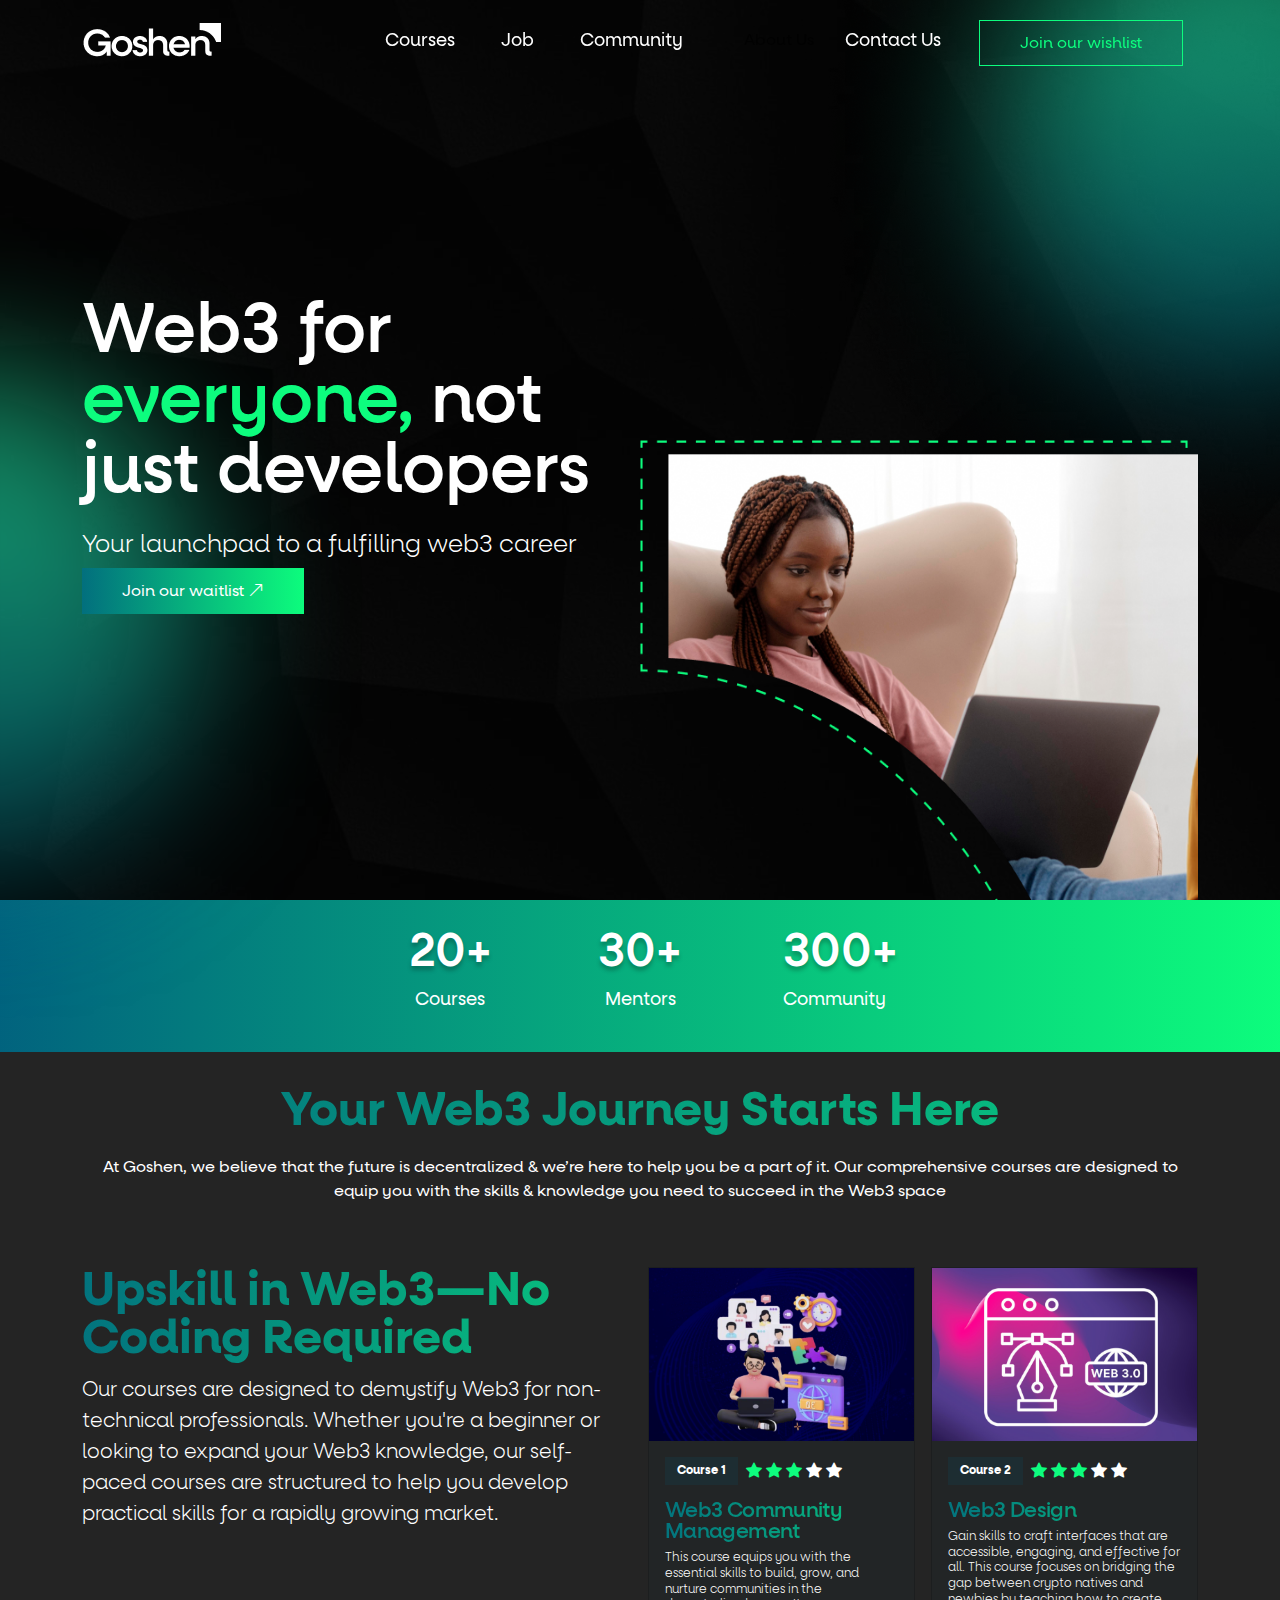
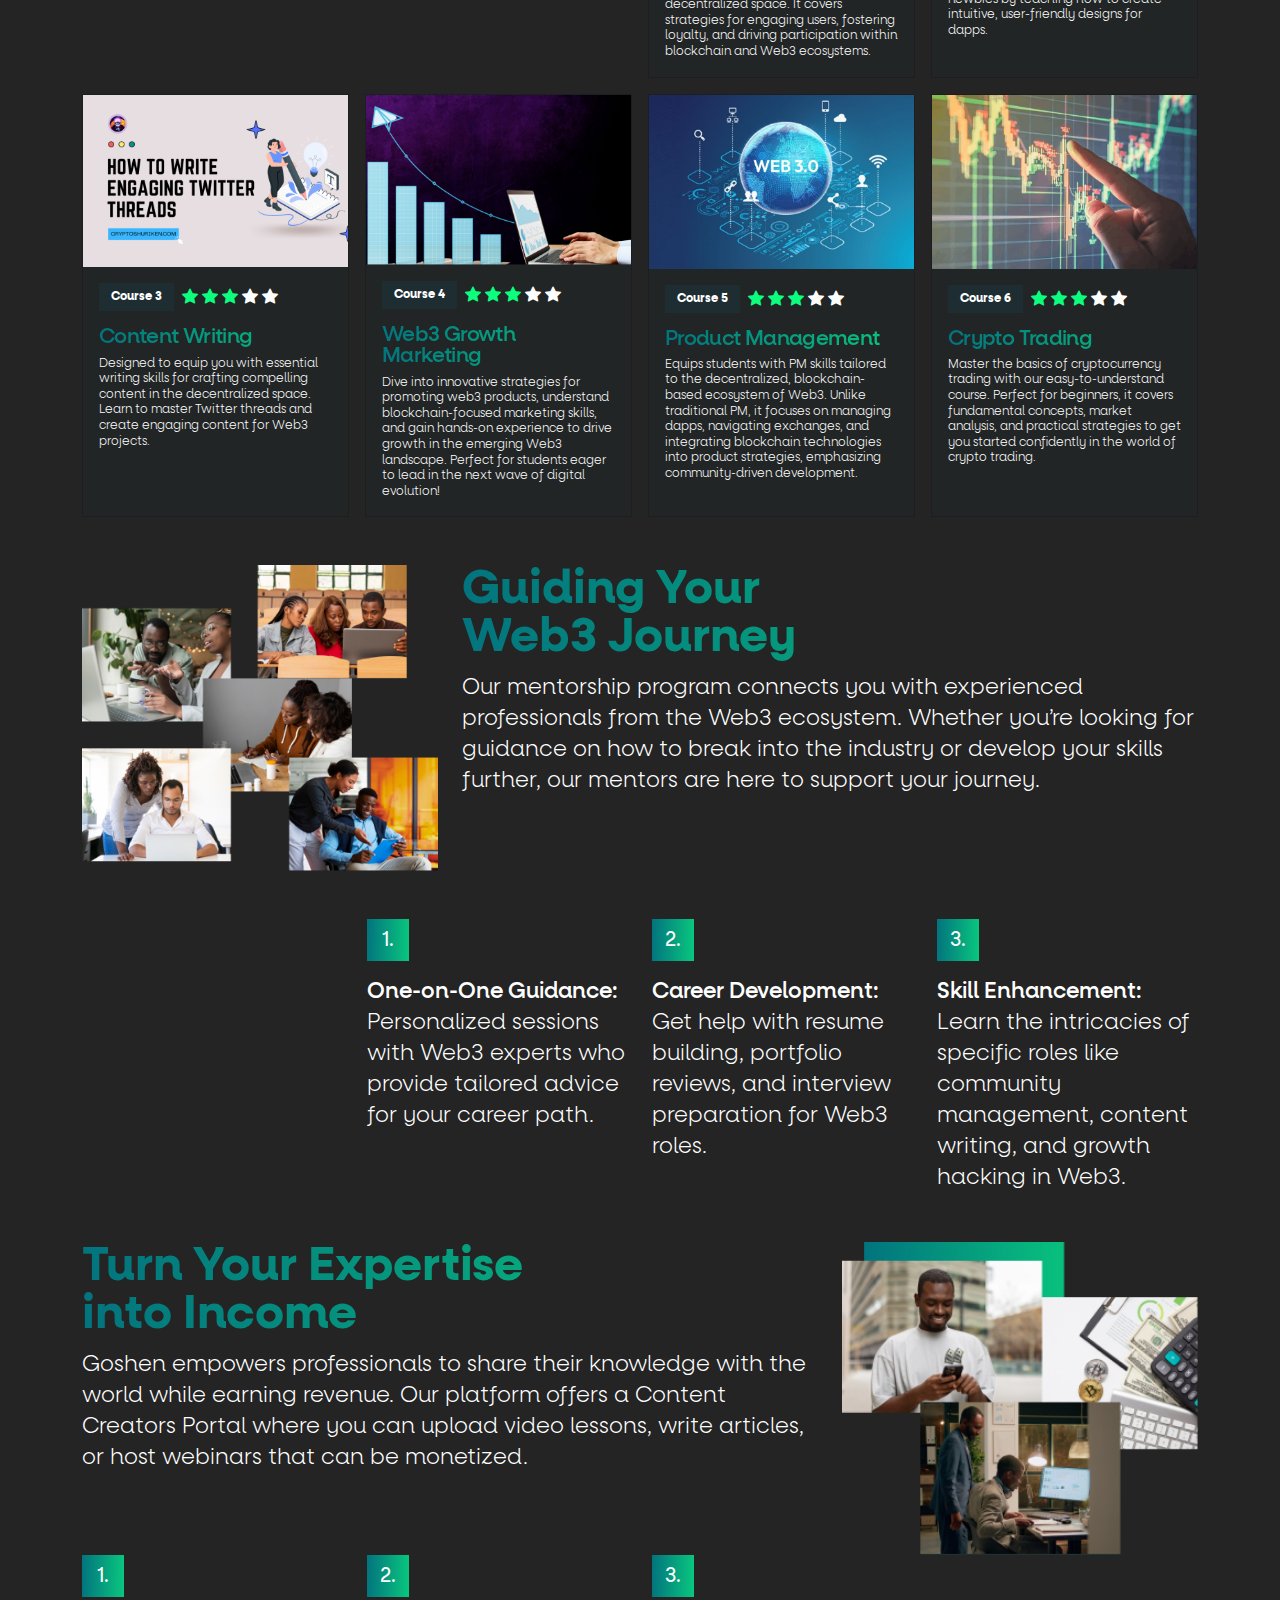
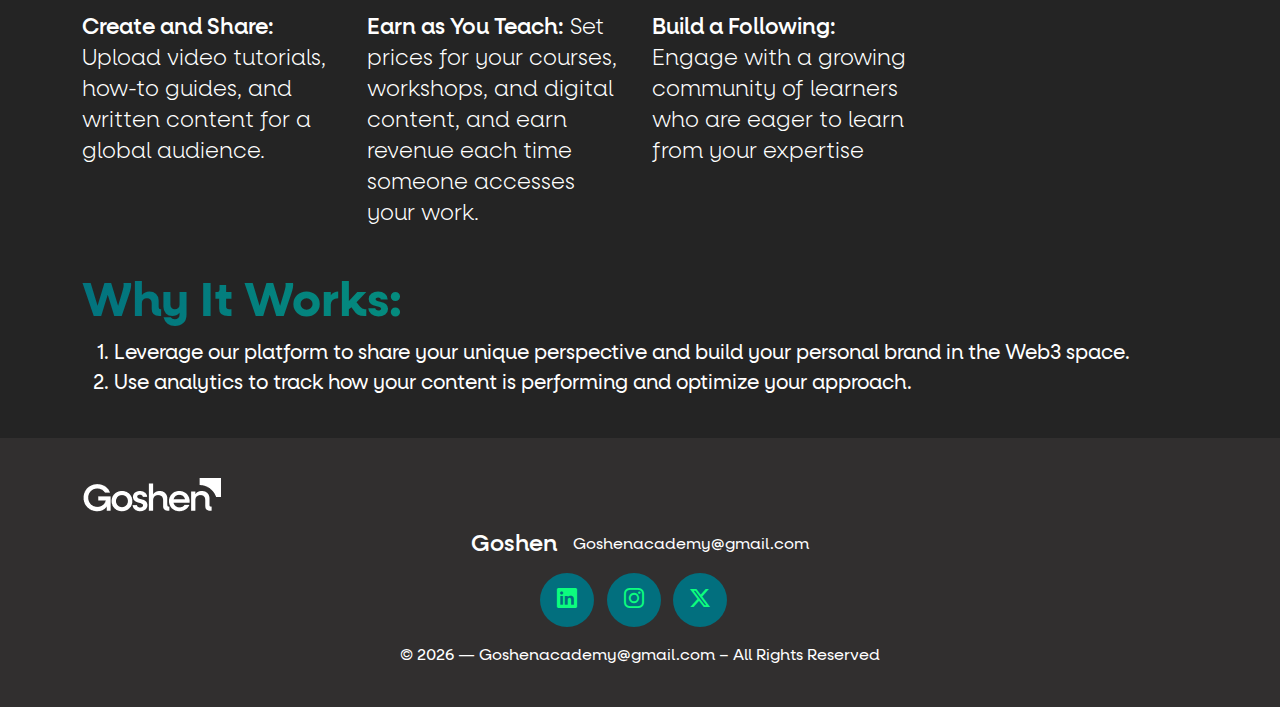
<file: index.html>
<!DOCTYPE html>
<html lang="en">
<head>
    <meta charset="UTF-8">
    <meta name="viewport" content="width=device-width, initial-scale=1.0">
    <title>Goshen</title>
    <link rel="stylesheet" href="/style.css">
    <link rel="stylesheet" href="https://cdn.jsdelivr.net/npm/bootstrap-icons@1.11.3/font/bootstrap-icons.min.css">
    <link href='https://unpkg.com/boxicons@2.1.4/css/boxicons.min.css' rel='stylesheet'>
    <link href="https://cdn.jsdelivr.net/npm/bootstrap@5.3.3/dist/css/bootstrap.min.css" rel="stylesheet"
        integrity="sha384-QWTKZyjpPEjISv5WaRU9OFeRpok6YctnYmDr5pNlyT2bRjXh0JMhjY6hW+ALEwIH" crossorigin="anonymous">
    <!-- <link href="fonts/stylesheet.css" rel="stylesheet" type="text/css" /> -->
</head>
<body>
    
    <!-- Navbar -->
    <nav class="navbar navbar-expand-lg" id="navbar">
        <div class="container d-flex">
            <div class="logo">
                <a href="/index.html"><img src="./images/logo.png" alt=""></a>
            </div>
            <!-- <a class="navbar-brand" href="#">Navbar</a> -->
            <button class="navbar-toggler" type="button" data-bs-toggle="collapse" data-bs-target="#navbarSupportedContent"
                aria-controls="navbarSupportedContent" aria-expanded="false" aria-label="Toggle navigation">
                <span class="navbar-toggler-icon"></span>
            </button>
            <div class="collapse navbar-collapse" id="navbarSupportedContent">
                <ul class="navbar-nav ms-auto mb-2 mb-lg-0">
                    <li class="nav-item">
                        <a href="#courses" class="nav-link">Courses</a>
                    </li>
                    <li class="nav-item">
                        <a class="nav-link" href="./pages/jobs/index.html">Job</a>
                    </li>
                    <li class="nav-item">
                        <a class="nav-link" href="./pages/community/index.html">Community</a>
                    </li>
                    <li class="nav-item"></li>
                        <a class="nav-link" aria-current="page" href="./pages/about/index.html">About Us</a>
                    </li>
                    <li class="nav-item">
                        <a class="nav-link" href="./pages/contact/index.html">Contact Us</a>
                    </li>
                    <li class="nav-item">
                        <button class="nav-link" id="join-btn">Join our wishlist</button>
                    </li>
                </ul>
            </div>
        </div>
    </nav>
    
    <!-- Hero Section -->
    <section class="hero">
        <div class="hero-body container">
            <div class="grid-body hero-content">
                <h1>Web3 for <span>everyone,</span> not just developers</h1>
                <p>Your launchpad to a fulfilling web3 career</p>
                <a href="#" class="hero-btn">Join our waitlist <i class="bi bi-arrow-up-right"></i></a>
            </div>
   
            <div class="did">
                <div class="hero-img">
                    <img src="./images/hero-pix.png" alt="">
                </div>
            </div> 
        </div>
        <div class="top-ellipse">
            <img src="./images/Ellipse 3.png" alt="">
        </div>
        <div class="down-ellipse">
            <img src="./images/Ellipse 5.png" alt="">
        </div>
    </section>


    <!-- Count section -->
    <section class="count">
        <div class="container d-flex justify-content-center py-3">
            <div class="row text-center count-content">
                <div class="col-md-4 col-4 mb-sm-4 count-padding">
                    <p><span class="top-font">20+</span><br><span class="bottom-font">Courses</span></p>
                    <!-- <span>courses</span> -->
                </div>
                <div class="col-md-4 col-4 mb-sm-4 count-padding">
                    <p><span class="top-font">30+</span><br><span class="bottom-font">Mentors</span></p>
                </div>
                <div class="col-md-4 col-4 mb-sm-4 count-padding">
                    <p><span class="top-font">300+</span><br><span class="bottom-font">Community</span></p>
                </div>
            </div>
        </div>
    </section>

    <!-- Journey Section -->
    <section class="journey py-4">
        <div class="container">
            <div class="journey-content text-center">
                <h1 class="section-main-header">
                    Your Web3 Journey Starts Here
                </h1>
                <p class="section-text">
                    At Goshen, we believe that the future is decentralized & we’re here to help you be a part of it. Our
                    comprehensive
                    courses are designed to equip you with the skills & knowledge you need to succeed in the Web3 space
                </p>
            </div>
        </div>
    </section>

    
    <!-- Courses Section -->
    <section class="courses py-4" id="courses">
        <div class="container">
            <div class="courses-content">
                <div class="row g-3">
                    <div class="col-md-6 courses-text">
                        <h1 class="section-title-header">
                            Upskill in Web3—No Coding Required
                        </h1>

                        <p>
                            Our courses are designed to demystify Web3 for non-technical professionals. Whether you're a beginner or looking to
                            expand your Web3 knowledge, our self-paced courses are structured to help you develop practical skills for a rapidly
                            growing market.
                        </p>
                    </div>

                    <div class="col-md-3">
                        <div class="card filter-card h-100">
                            <img src="./images/filter-1.png" class="card-img-top" alt="...">
                            <div class="card-body course-card">
                                <div class="d-flex align-items-center mb-3">
                                    <div class="me-2">
                                        <span class="badge">Course 1</span>
                                    </div>
                                    <div>
                                        <span><i class="bi bi-star-fill checked"></i></span>
                                        <span><i class="bi bi-star-fill checked"></i></span>
                                        <span><i class="bi bi-star-fill checked"></i></span>
                                        <span><i class="bi bi-star-fill"></i></span>
                                        <span><i class="bi bi-star-fill"></i></span>
                                    </div>
                                </div>
                                <h5 class="card-title">Web3 Community Management</h5>
                                <p class="card-text">This course equips you with the essential skills to build, grow, and nurture communities in
                                    the decentralized space. It
                                    covers strategies for engaging users, fostering loyalty, and driving participation within blockchain and
                                    Web3
                                    ecosystems.
                                </p>
                            </div>
                        </div>
                    </div>
                    <div class="col-md-3">
                        <div class="card filter-card h-100">
                            <img src="./images/filter-2.png" class="card-img-top" alt="...">
                            <div class="card-body">
                                <div class="d-flex align-items-center mb-3">
                                    <div class="me-2">
                                        <span class="badge">Course 2</span>
                                    </div>
                                    <div>
                                        <span><i class="bi bi-star-fill checked"></i></span>
                                        <span><i class="bi bi-star-fill checked"></i></span>
                                        <span><i class="bi bi-star-fill checked"></i></span>
                                        <span><i class="bi bi-star-fill"></i></span>
                                        <span><i class="bi bi-star-fill"></i></span>
                                    </div>
                                </div>
                                <h5 class="card-title">Web3 Design</h5>
                                <p class="card-text">
                                    Gain skills to craft interfaces that are accessible, engaging, and effective for all. This course focuses on
                                    bridging
                                    the gap between crypto natives and newbies by teaching how to create intuitive, user-friendly designs for
                                    dapps.
                                </p>
                            </div>
                        </div>
                    </div>
                    <div class="col-md-3">
                        <div class="card filter-card h-100">
                            <img src="./images/filter-3.png" class="card-img-top" alt="...">
                            <div class="card-body">
                                <div class="d-flex align-items-center mb-3">
                                    <div class="me-2">
                                        <span class="badge">Course 3</span>
                                    </div>
                                    <div>
                                        <span><i class="bi bi-star-fill checked"></i></span>
                                        <span><i class="bi bi-star-fill checked"></i></span>
                                        <span><i class="bi bi-star-fill checked"></i></span>
                                        <span><i class="bi bi-star-fill"></i></span>
                                        <span><i class="bi bi-star-fill"></i></span>
                                    </div>
                                </div>
                                <h5 class="card-title">Content Writing</h5>
                                <p class="card-text">
                                    Designed to equip you with essential writing skills for crafting compelling content in the decentralized
                                    space. Learn to
                                    master Twitter threads and create engaging content for Web3 projects.
                                </p>
                            </div>
                        </div>
                    </div>
                    <div class="col-md-3">
                        <div class="card filter-card h-100">
                            <img src="./images/filter-4.png" class="card-img-top" alt="...">
                            <div class="card-body">
                                <div class="d-flex align-items-center mb-3">
                                    <div class="me-2">
                                        <span class="badge">Course 4</span>
                                    </div>
                                    <div>
                                        <span><i class="bi bi-star-fill checked"></i></span>
                                        <span><i class="bi bi-star-fill checked"></i></span>
                                        <span><i class="bi bi-star-fill checked"></i></span>
                                        <span><i class="bi bi-star-fill"></i></span>
                                        <span><i class="bi bi-star-fill"></i></span>
                                    </div>
                                </div>
                                <h5 class="card-title">Web3 Growth Marketing</h5>
                                <p class="card-text">
                                    Dive into innovative strategies for promoting web3 products, understand blockchain-focused marketing skills,
                                    and gain
                                    hands-on experience to drive growth in the emerging Web3 landscape. Perfect for students eager to lead in
                                    the next wave
                                    of digital evolution!
                                </p>
                            </div>
                        </div>
                    </div>
                    <div class="col-md-3">
                        <div class="card filter-card h-100">
                            <img src="./images/filter-5.png" class="card-img-top" alt="...">
                            <div class="card-body">
                                <div class="d-flex align-items-center mb-3">
                                    <div class="me-2">
                                        <span class="badge">Course 5</span>
                                    </div>
                                    <div>
                                        <span><i class="bi bi-star-fill checked"></i></span>
                                        <span><i class="bi bi-star-fill checked"></i></span>
                                        <span><i class="bi bi-star-fill checked"></i></span>
                                        <span><i class="bi bi-star-fill"></i></span>
                                        <span><i class="bi bi-star-fill"></i></span>
                                    </div>
                                </div>
                                <h5 class="card-title">Product Management</h5>
                                <p class="card-text">
                                    Equips students with PM skills tailored to the decentralized, blockchain-based ecosystem of Web3. Unlike
                                    traditional PM,
                                    it focuses on managing dapps, navigating exchanges, and integrating blockchain technologies into product
                                    strategies,
                                    emphasizing community-driven development.
                                </p>
                            </div>
                        </div>
                    </div>
                    <div class="col-md-3">
                        <div class="card filter-card h-100">
                            <img src="./images/filter-6.png" class="card-img-top" alt="...">
                            <div class="card-body">
                                <div class="d-flex align-items-center mb-3">
                                    <div class="me-2">
                                        <span class="badge">Course 6</span>
                                    </div>
                                    <div>
                                        <span><i class="bi bi-star-fill checked"></i></span>
                                        <span><i class="bi bi-star-fill checked"></i></span>
                                        <span><i class="bi bi-star-fill checked"></i></span>
                                        <span><i class="bi bi-star-fill"></i></span>
                                        <span><i class="bi bi-star-fill"></i></span>
                                    </div>
                                </div>
                                <h5 class="card-title">Crypto Trading</h5>
                                <p class="card-text">
                                    Master the basics of cryptocurrency trading with our easy-to-understand course. Perfect for beginners, it
                                    covers
                                    fundamental concepts, market analysis, and practical strategies to get you started confidently in the world
                                    of crypto
                                    trading.
                                </p>
                            </div>
                        </div>
                    </div>
                </div>
            </div>
        </div>
    </section>


    <!-- Guiding Journey -->
    <section class="guiding-section py-4">
        <div class="container">
            <div class="guiding-content">
                <div class="row g-4">
                    <div class="col-md-4 col-img">
                        <img src="./images/guiding-img.png" alt="">
                    </div>

                    <div class="col-md-8  guiding-text">
                        <h1 class="section-title-header">
                            Guiding Your
                            <br>
                            Web3 Journey
                        </h1>
                        
                        <p>
                            Our mentorship program connects you with experienced professionals from the Web3 ecosystem. Whether you’re looking for
                            guidance on how to break into the industry or develop your skills further, our mentors are here to support your journey.
                        </p>
                    </div>
                </div>

                <div class="row flex-row-reverse gy-4 pt-5">
                    <!-- <div class="col-md-3"></div> -->
                    <div class="col-md-3">
                        <div class="card guiding-card">
                            <div class="card-body">
                                <span class="card-title">3.</span>
                                <p class="card-text">
                                    <span>Skill Enhancement:</span>
                                    Learn the intricacies of specific roles like community management, content writing, and growth hacking
                                    in Web3.
                                </p>
                    
                            </div>
                        </div>
                    </div>

                    <div class="col-md-3">
                        <div class="card guiding-card">
                            <div class="card-body">
                                <span class="card-title">2.</span>
                                <p class="card-text">
                                    <span>Career Development:</span>
                                    Get help with resume building, portfolio reviews, and interview preparation for Web3 roles.
                                </p>
                        
                            </div>
                        </div>
                    </div>

                    <div class="col-md-3">
                        <div class="card guiding-card">
                            <div class="card-body text-center">
                                <span class="card-title">1.</span>
                                <p class="card-text ">
                                    <span>One-on-One Guidance:</span>
                                    Personalized sessions with Web3 experts who provide tailored advice for your career path.
                                </p>
                    
                            </div>
                        </div>
                    </div>
                </div>
            </div>
        </div>
    </section>

    <!-- Expertise Section -->
    <section class="expertise-section py-4">
        <div class="container">
            <div class="expertise-content">
                <div class="row g-4">
                    <div class="col-md-8 expertise-text">
                        <h1 class="section-title-header">
                            Turn Your Expertise <br>into Income
                        </h1>
                        
                        <p>
                            Goshen empowers professionals to share their knowledge with the world while earning revenue. Our platform offers a
                            Content Creators Portal where you can upload video lessons, write articles, or host webinars that can be monetized.
                        </p>
                        
                    </div>
                    
                    <div class="col-md-4 col-img">
                        <img src="./images/expertise-img.png" alt="">
                    </div>
                </div>

                <div class="row">
                    <div class="col-md-3">
                        <div class="card guiding-card">
                            <div class="card-body">
                                <span class="card-title">1.</span>
                                <p class="card-text">
                                    <span>Create and Share:</span>
                                    Upload video tutorials, how-to guides, and written content for a global audience.
                                </p>
                            </div>
                        </div>
                    </div>
                    <div class="col-md-3">
                        <div class="card guiding-card">
                            <div class="card-body">
                                <span class="card-title">2.</span>
                                <p class="card-text">
                                    <span>Earn as You Teach:</span>
                                    Set prices for your courses, workshops, and digital content, and earn revenue each time someone accesses your work.
                                </p>
                            </div>
                        </div>
                    </div>
                    <div class="col-md-3">
                        <div class="card guiding-card">
                            <div class="card-body">
                                <span class="card-title">3.</span>
                                <p class="card-text">
                                    <span>Build a Following:</span>
                                    Engage with a growing community of learners who are eager to learn from your expertise
                                </p>
                            </div>
                        </div>
                    </div>
                    <!-- <div class="col-md-3"></div> -->
                </div>
            </div>
        </div>
    </section>

    <!-- Why-it-works section -->
    <section class="why-section py-4">
        <div class="container">
            <div class="why-content">
                <h1 class="section-title-header">
                    Why It Works:
                </h1>
                
                <ul>
                    <li>Leverage our platform to share your unique perspective and build your personal brand in the Web3 space.</li>
                    <li>Use analytics to track how your content is performing and optimize your approach.</li>
                </ul>
            </div>
        </div>
    </section>

    <!-- Footer Section -->
    <section class="footer py-4">
        <div class="container">
            <div class="footer-content">
                <div class="footer-img py-3">
                    <img src="./images/logo.png" alt="">
                </div>

                <div class="text-center">
                    <div class="footer-text">
                        <p class="m-0 me-3" style="font-size: 22.97px; font-weight: 500; line-height: 22.41px; text-align: center;">Goshen</p>
                        <p class="m-0 spa" style="font-size: 16.08px; font-weight: 400; line-height: 12.06px; text-align: center;">Goshenacademy@gmail.com</p>
                    </div>

                    <div class="footer-socials mt-3 d-flex align-items-center justify-content-center">
                        <div class="socials-body">
                            <i class="bi bi-linkedin"></i>
                        </div> 
                        <div class="socials-body">
                            <i class="bi bi-instagram"></i>
                        </div>
                        <div class="socials-body">
                            <i class="bi bi-twitter-x"></i>
                        </div>
                        <!-- <div class="socials-body">
                            <i class="bi bi-discord"></i>
                        </div> -->
                    </div>

                    <div class="mt-3">
                        <p>© <script type="text/javascript">document.write(new Date().getFullYear());</script> — Goshenacademy@gmail.com – All Rights Reserved</p>
                    </div>
                </div>
            </div>
        </div>
    </section>

    <!-- <script src="jquery.min.js"></script> -->
    <script src="https://cdn.jsdelivr.net/npm/bootstrap@5.3.3/dist/js/bootstrap.bundle.min.js"
        integrity="sha384-YvpcrYf0tY3lHB60NNkmXc5s9fDVZLESaAA55NDzOxhy9GkcIdslK1eN7N6jIeHz"
        crossorigin="anonymous"></script>
    <script src="./scripts.js"></script>
</body>
</html>
</file>
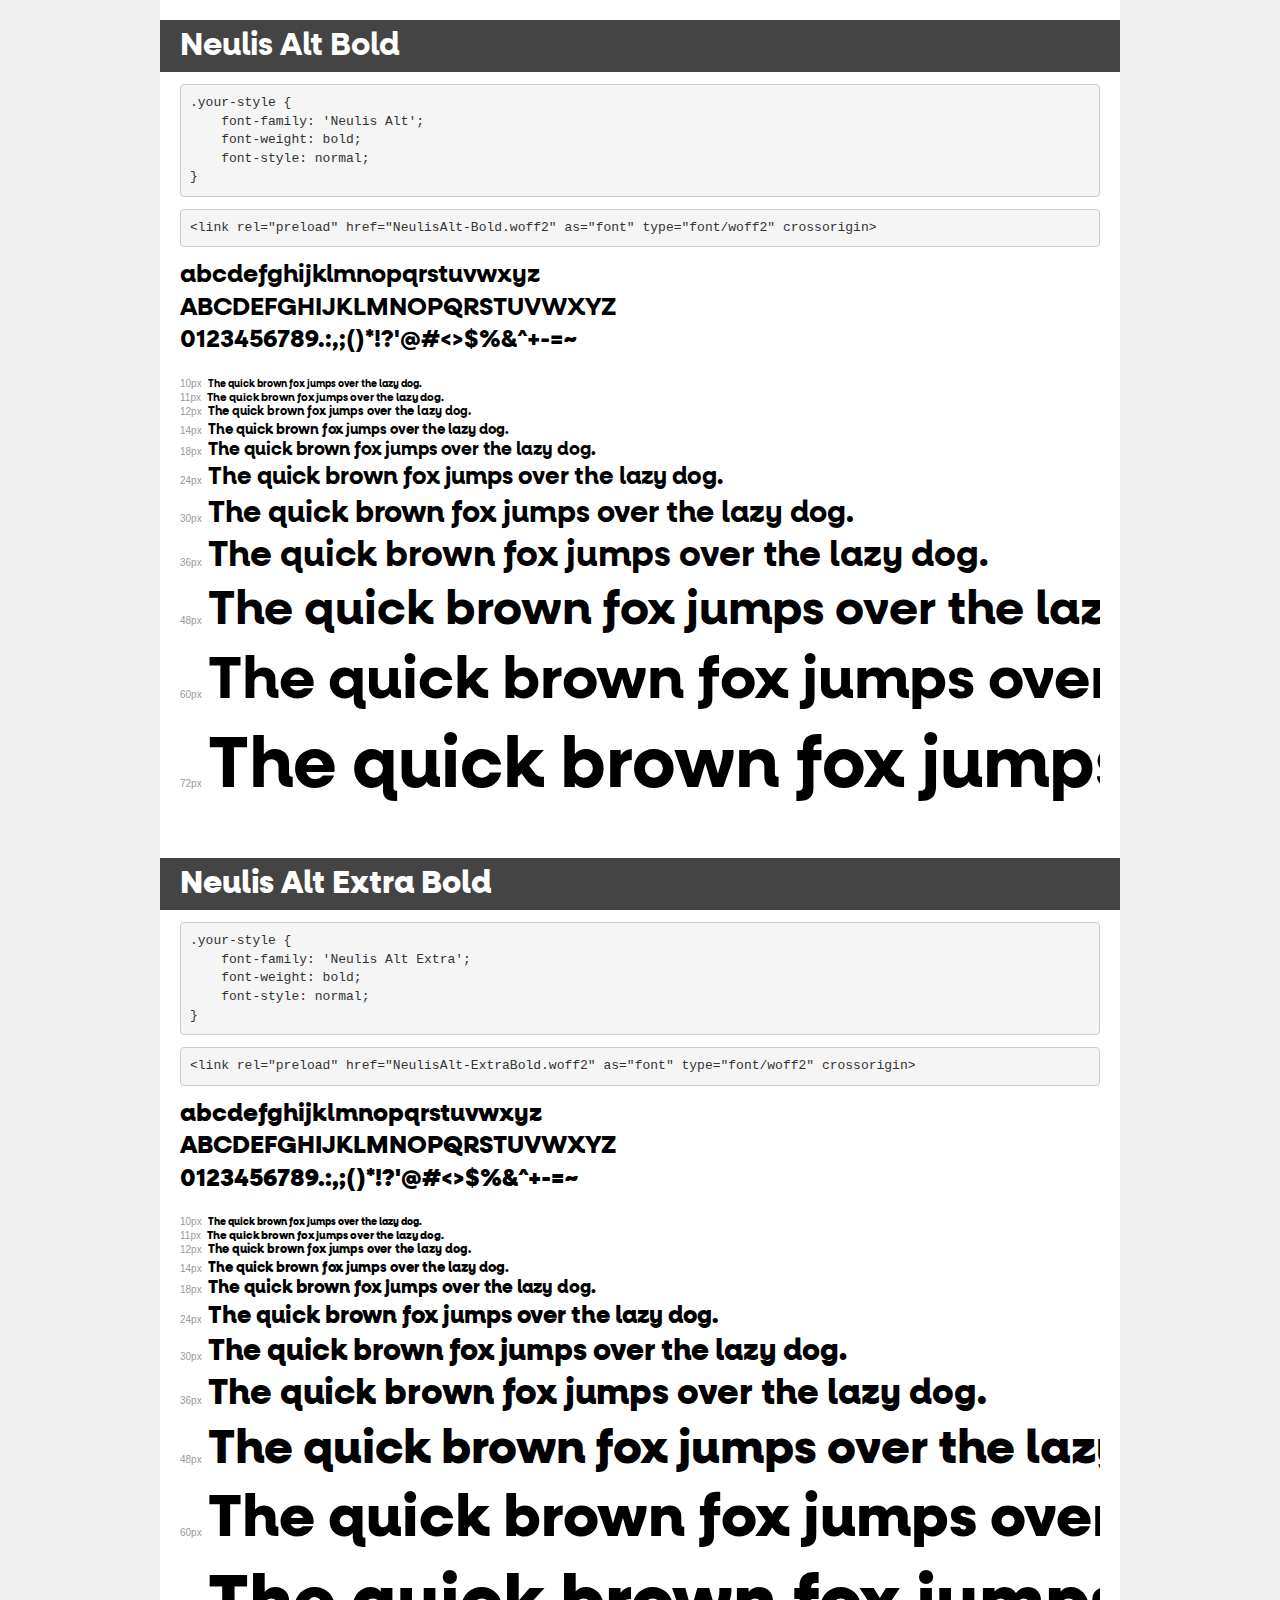
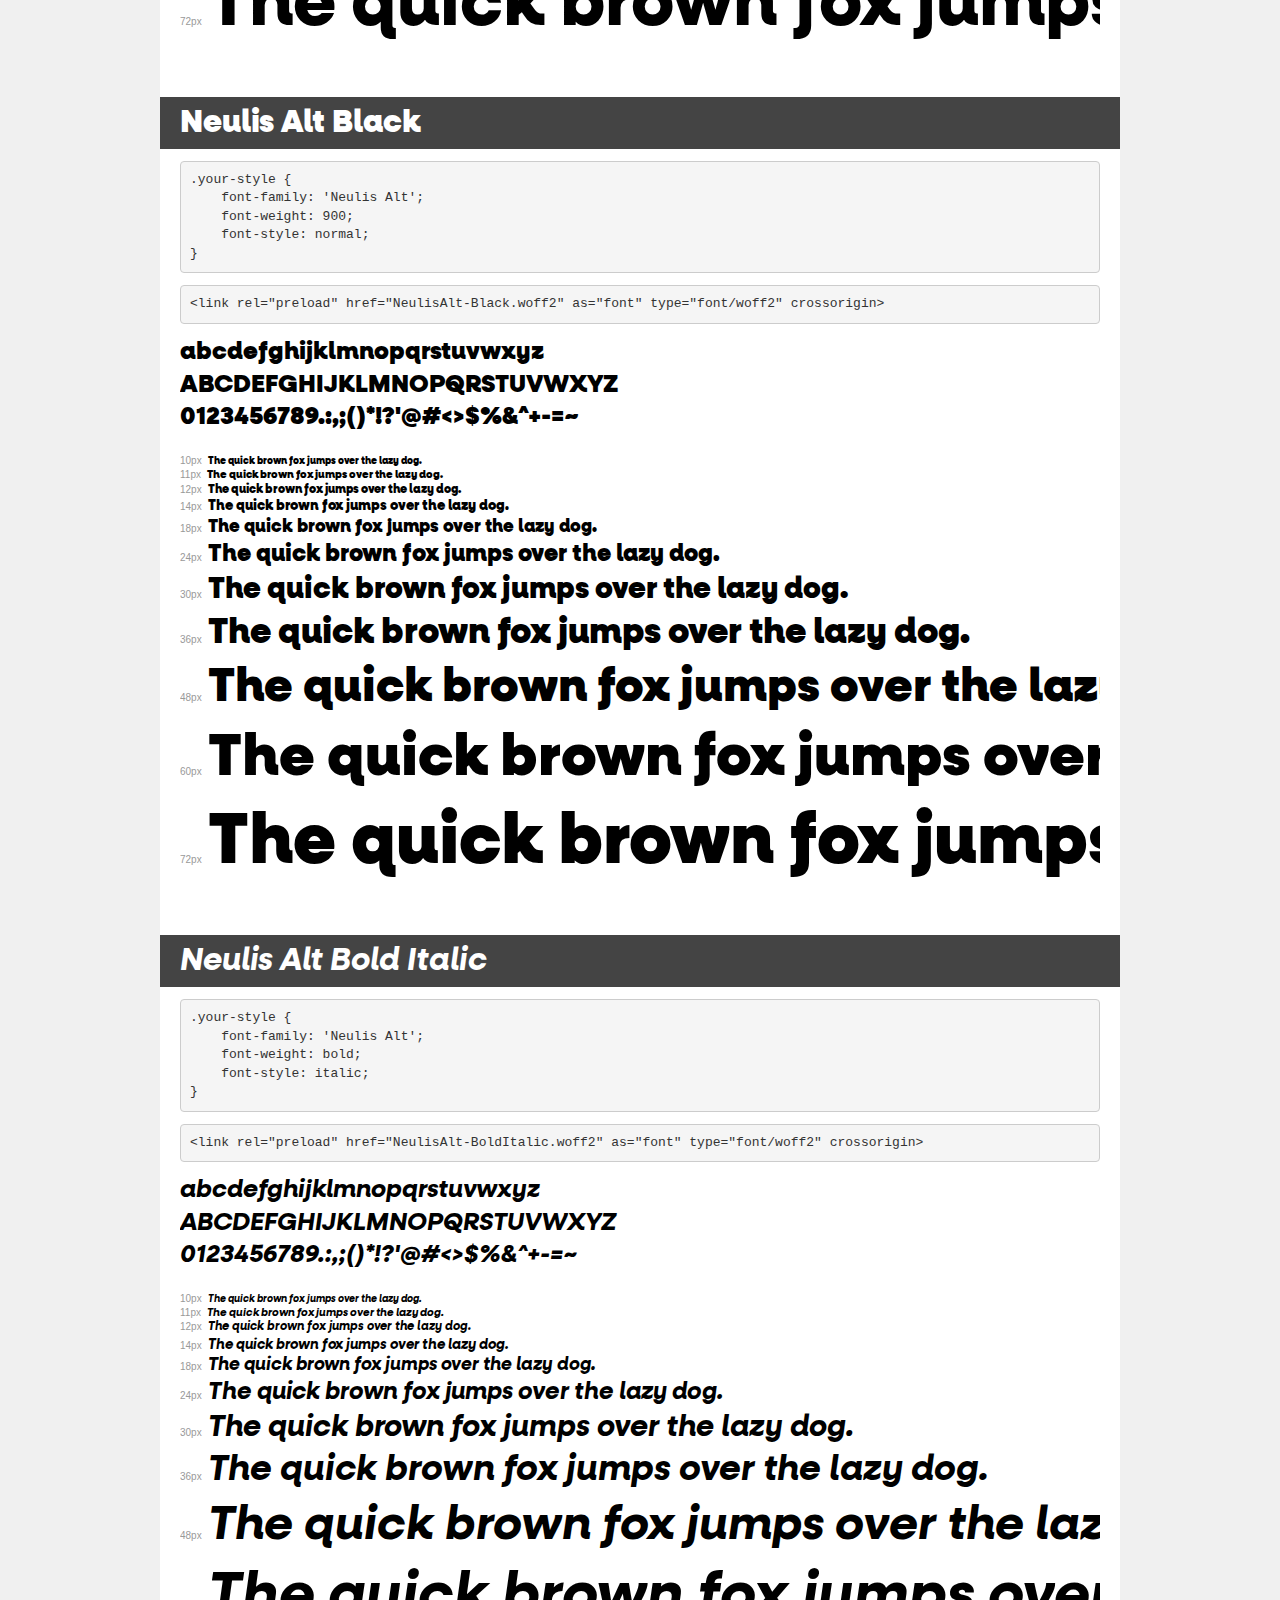
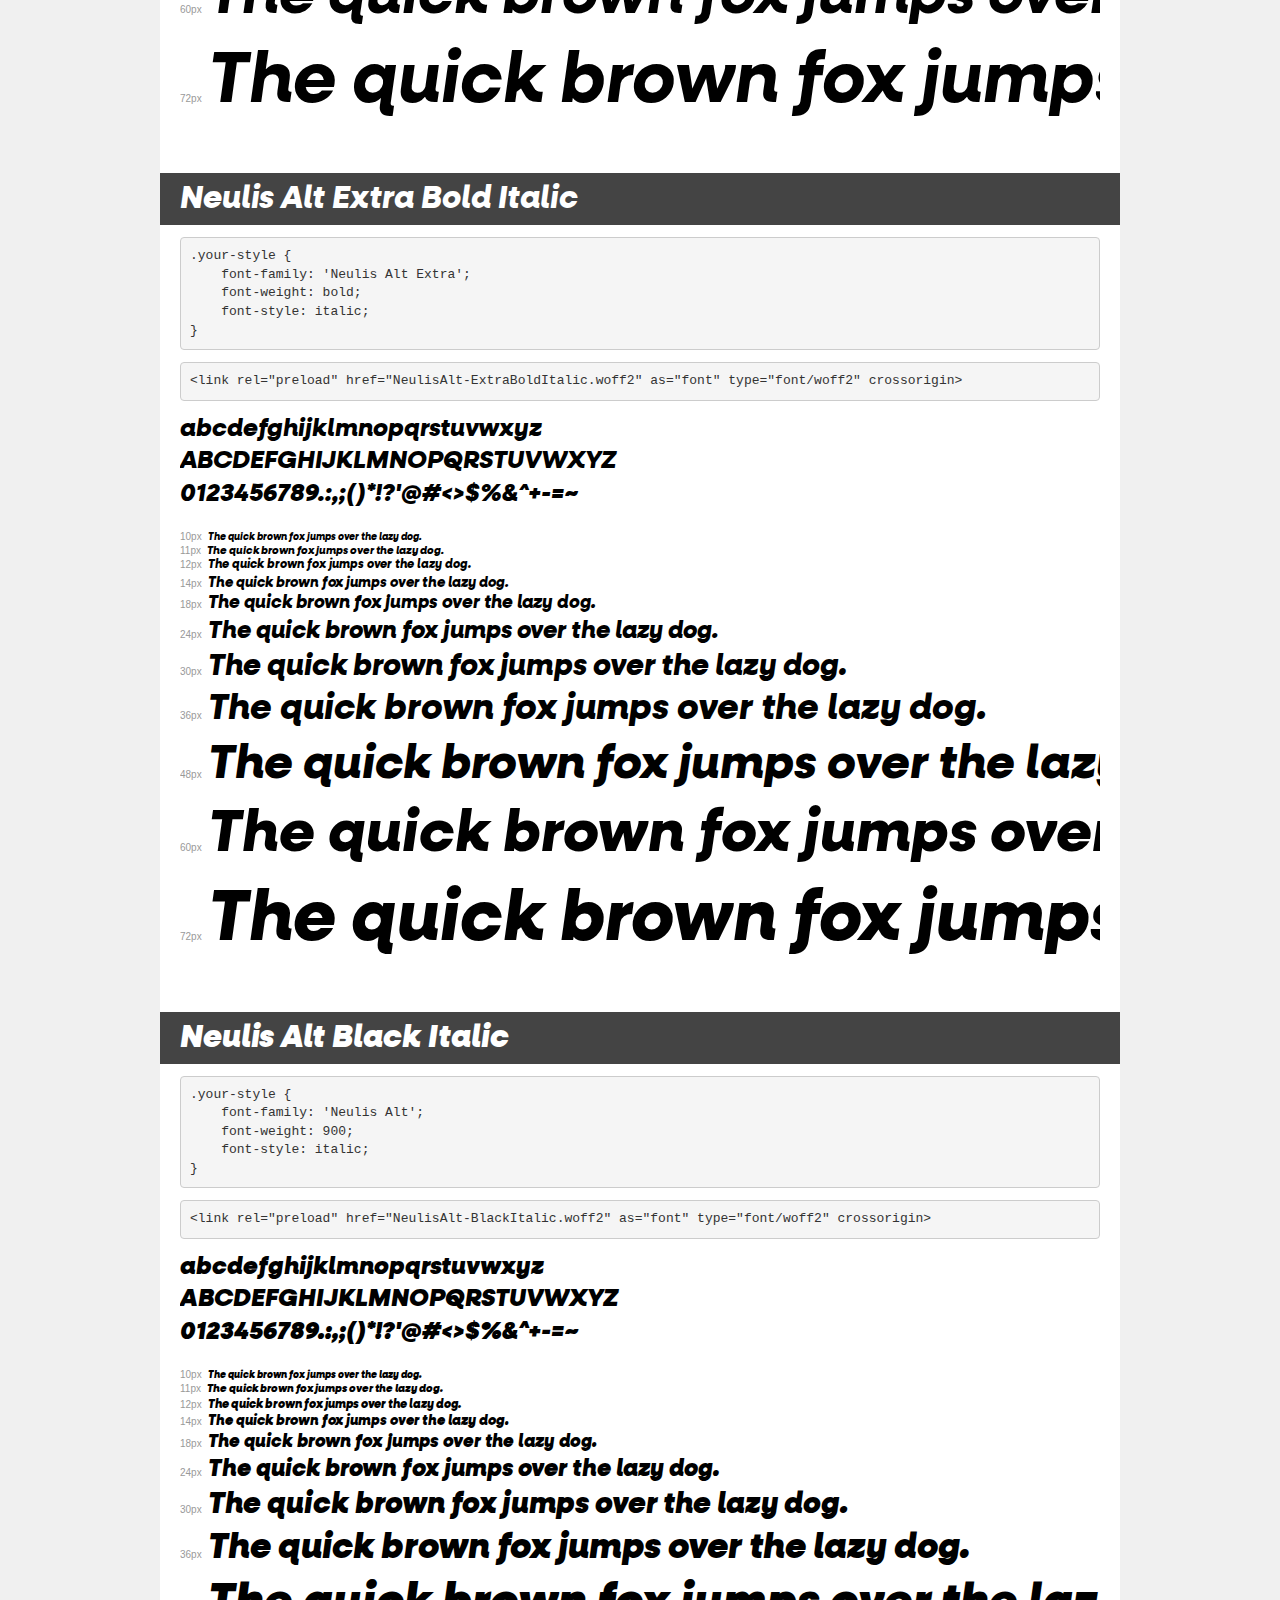
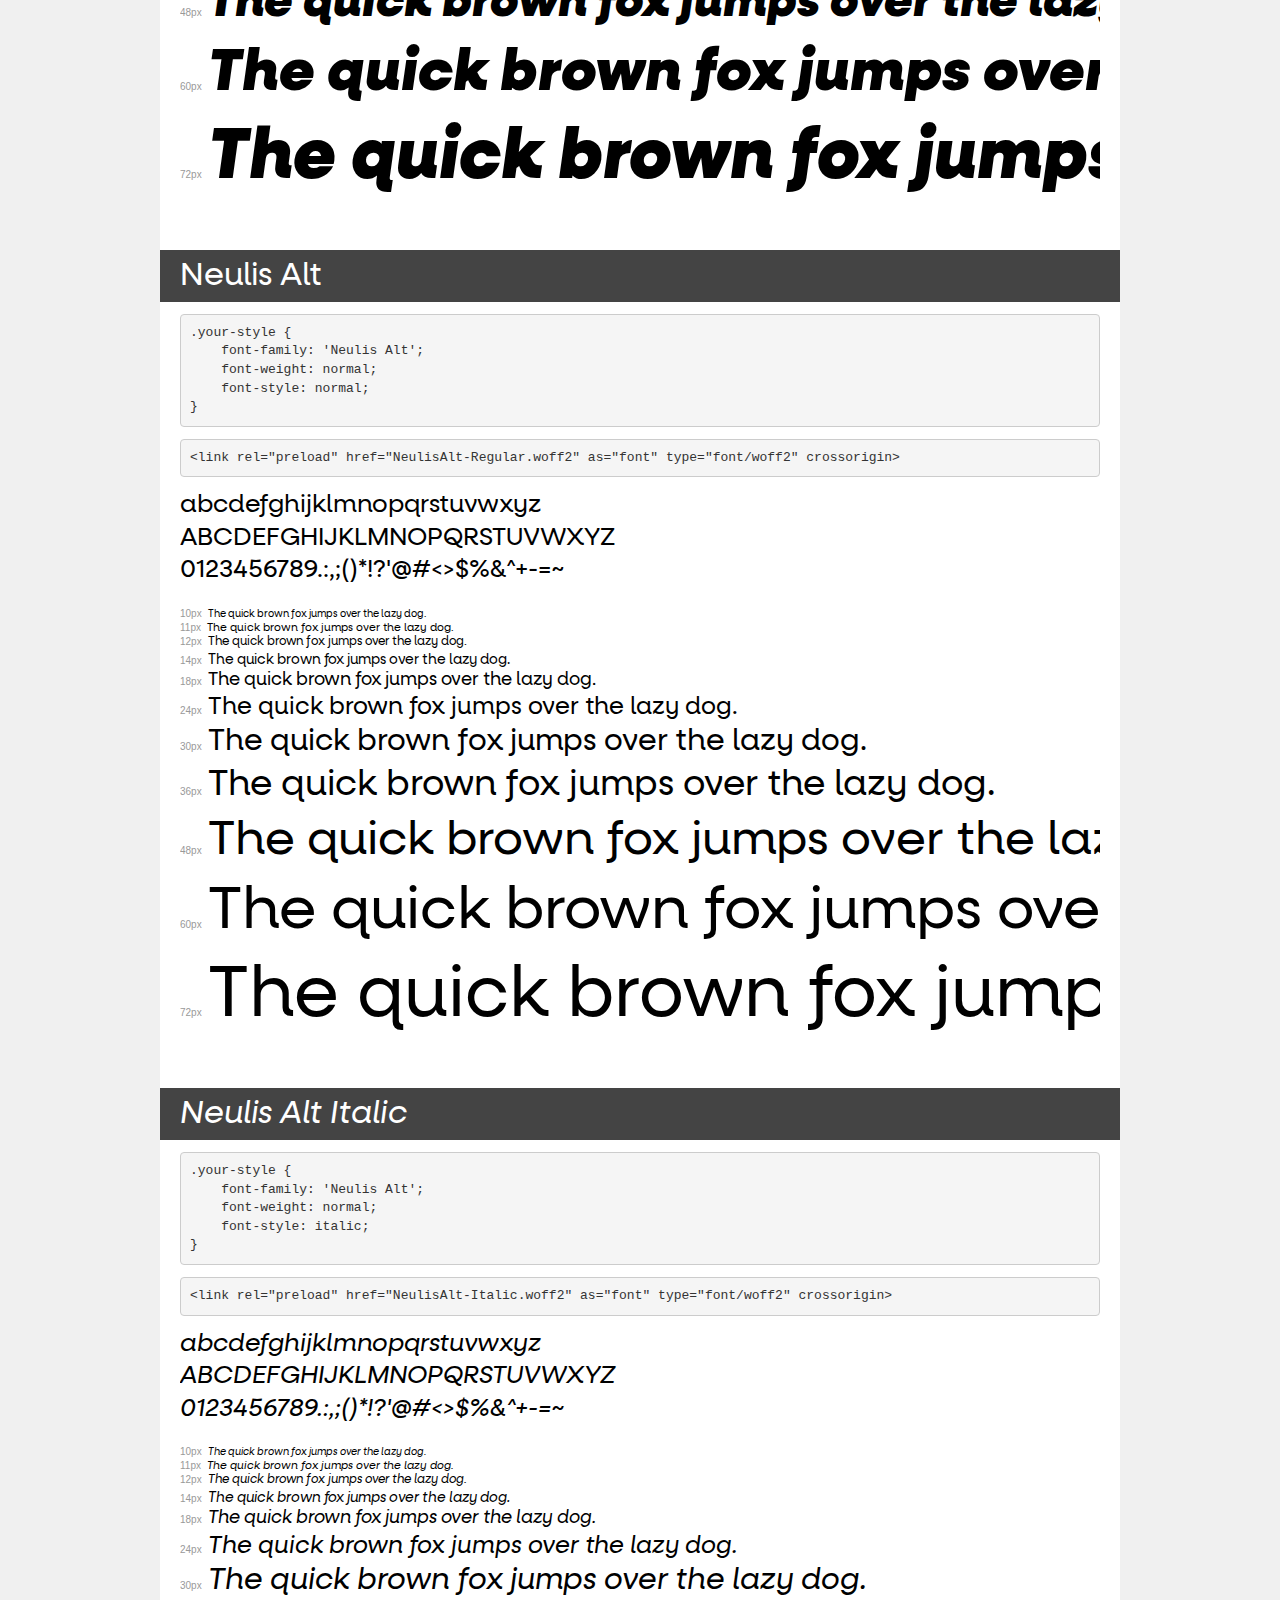
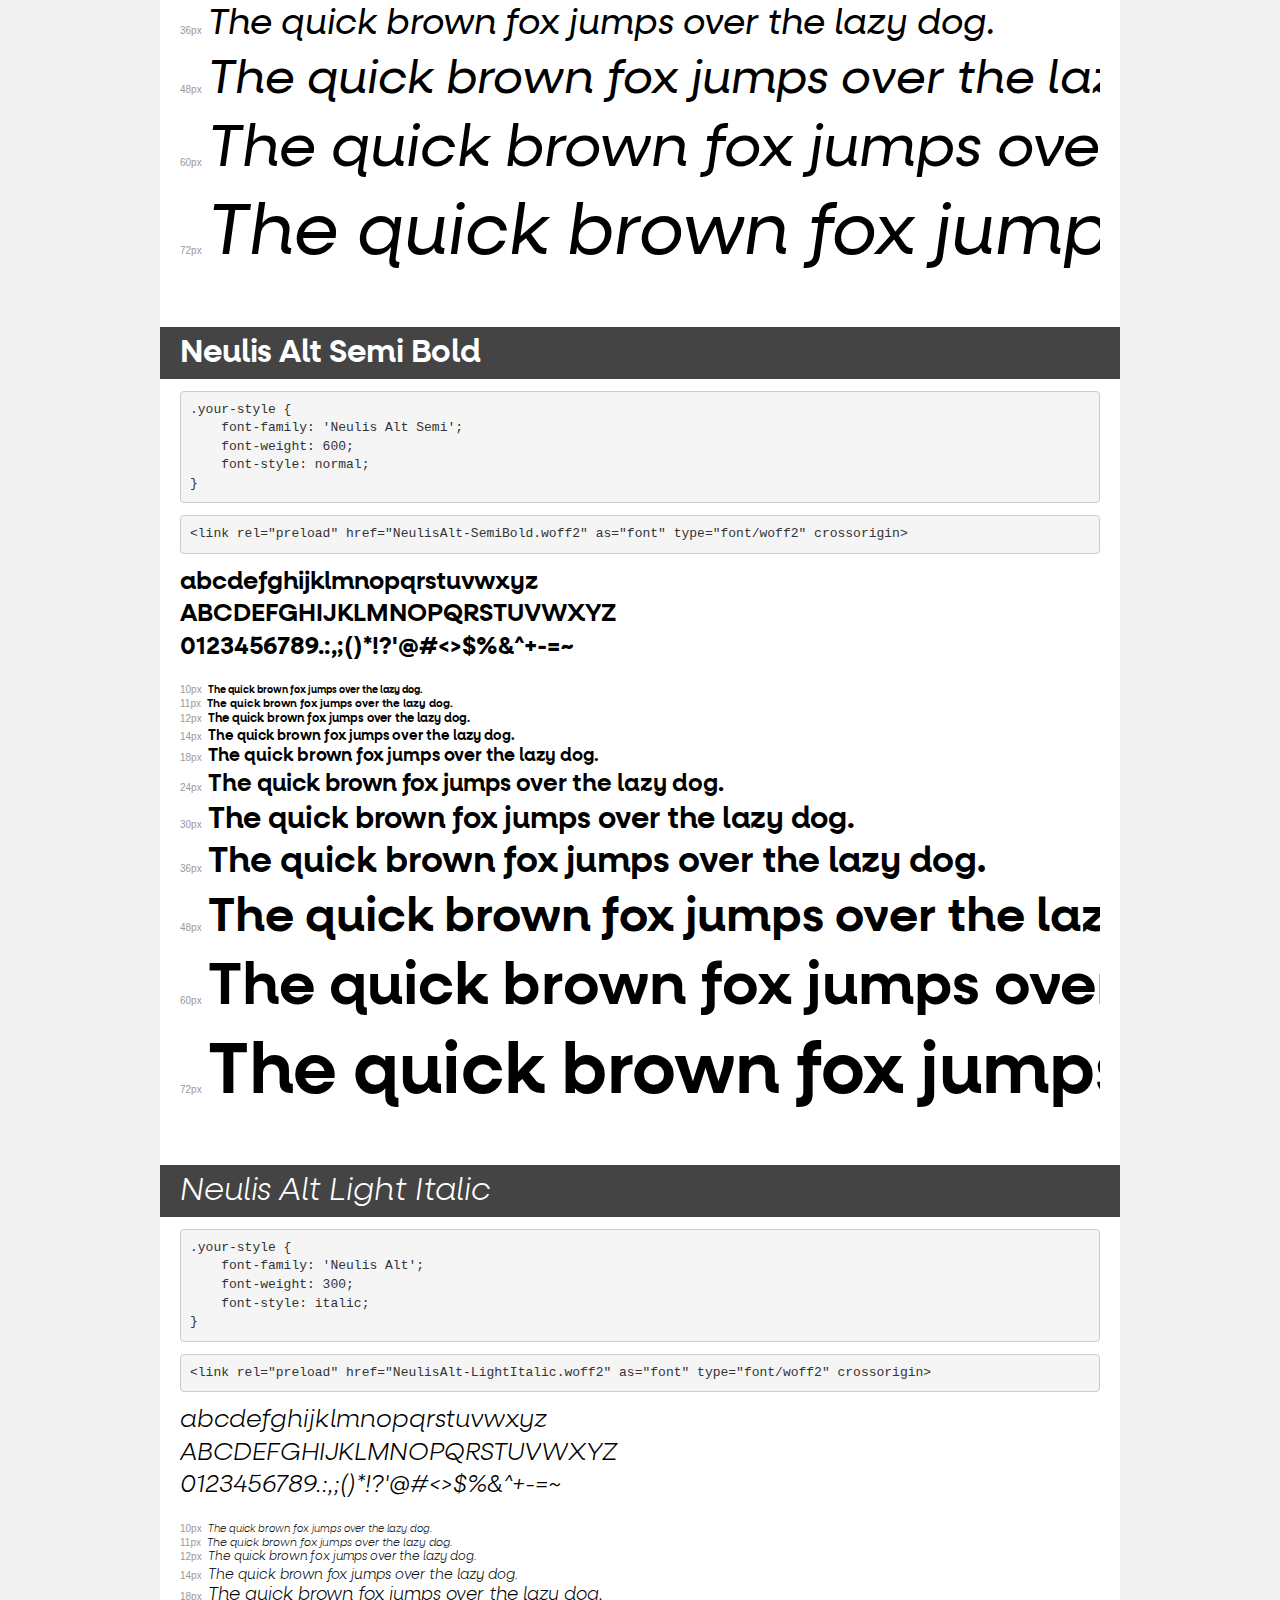
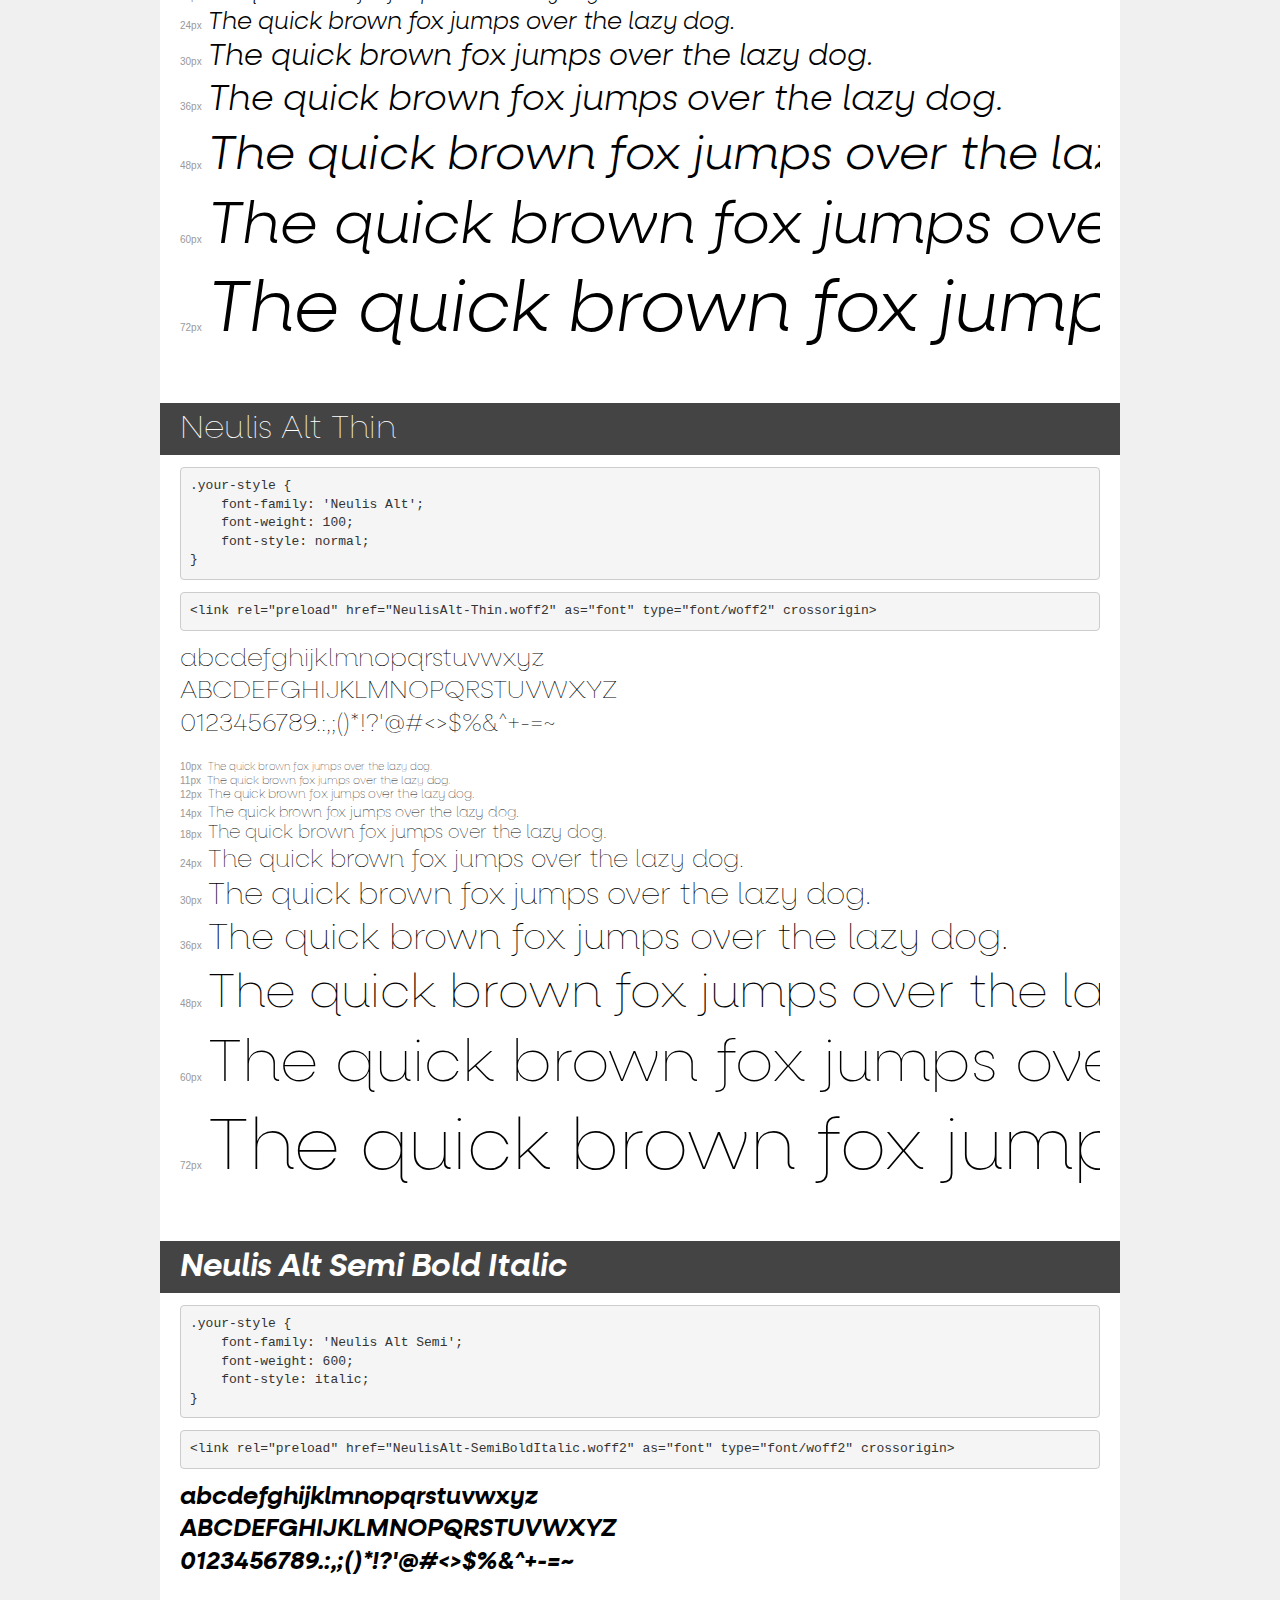
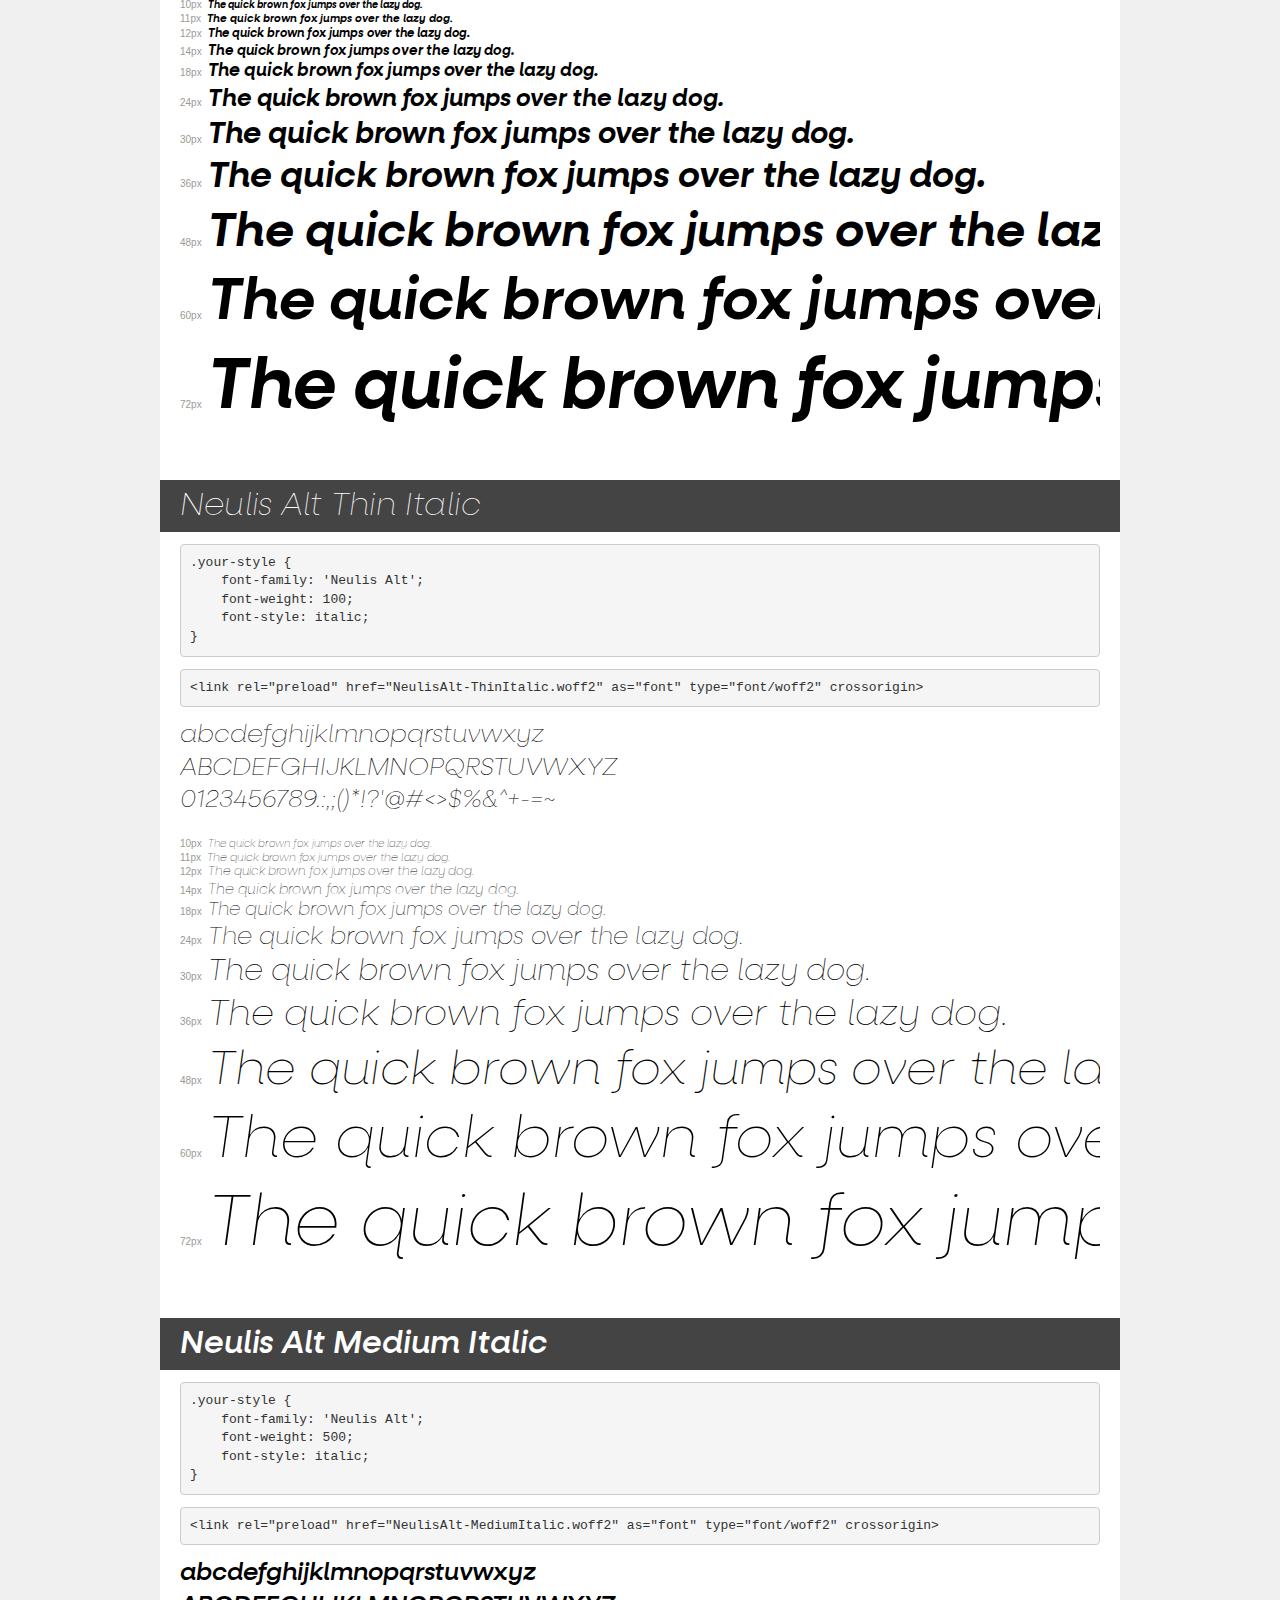
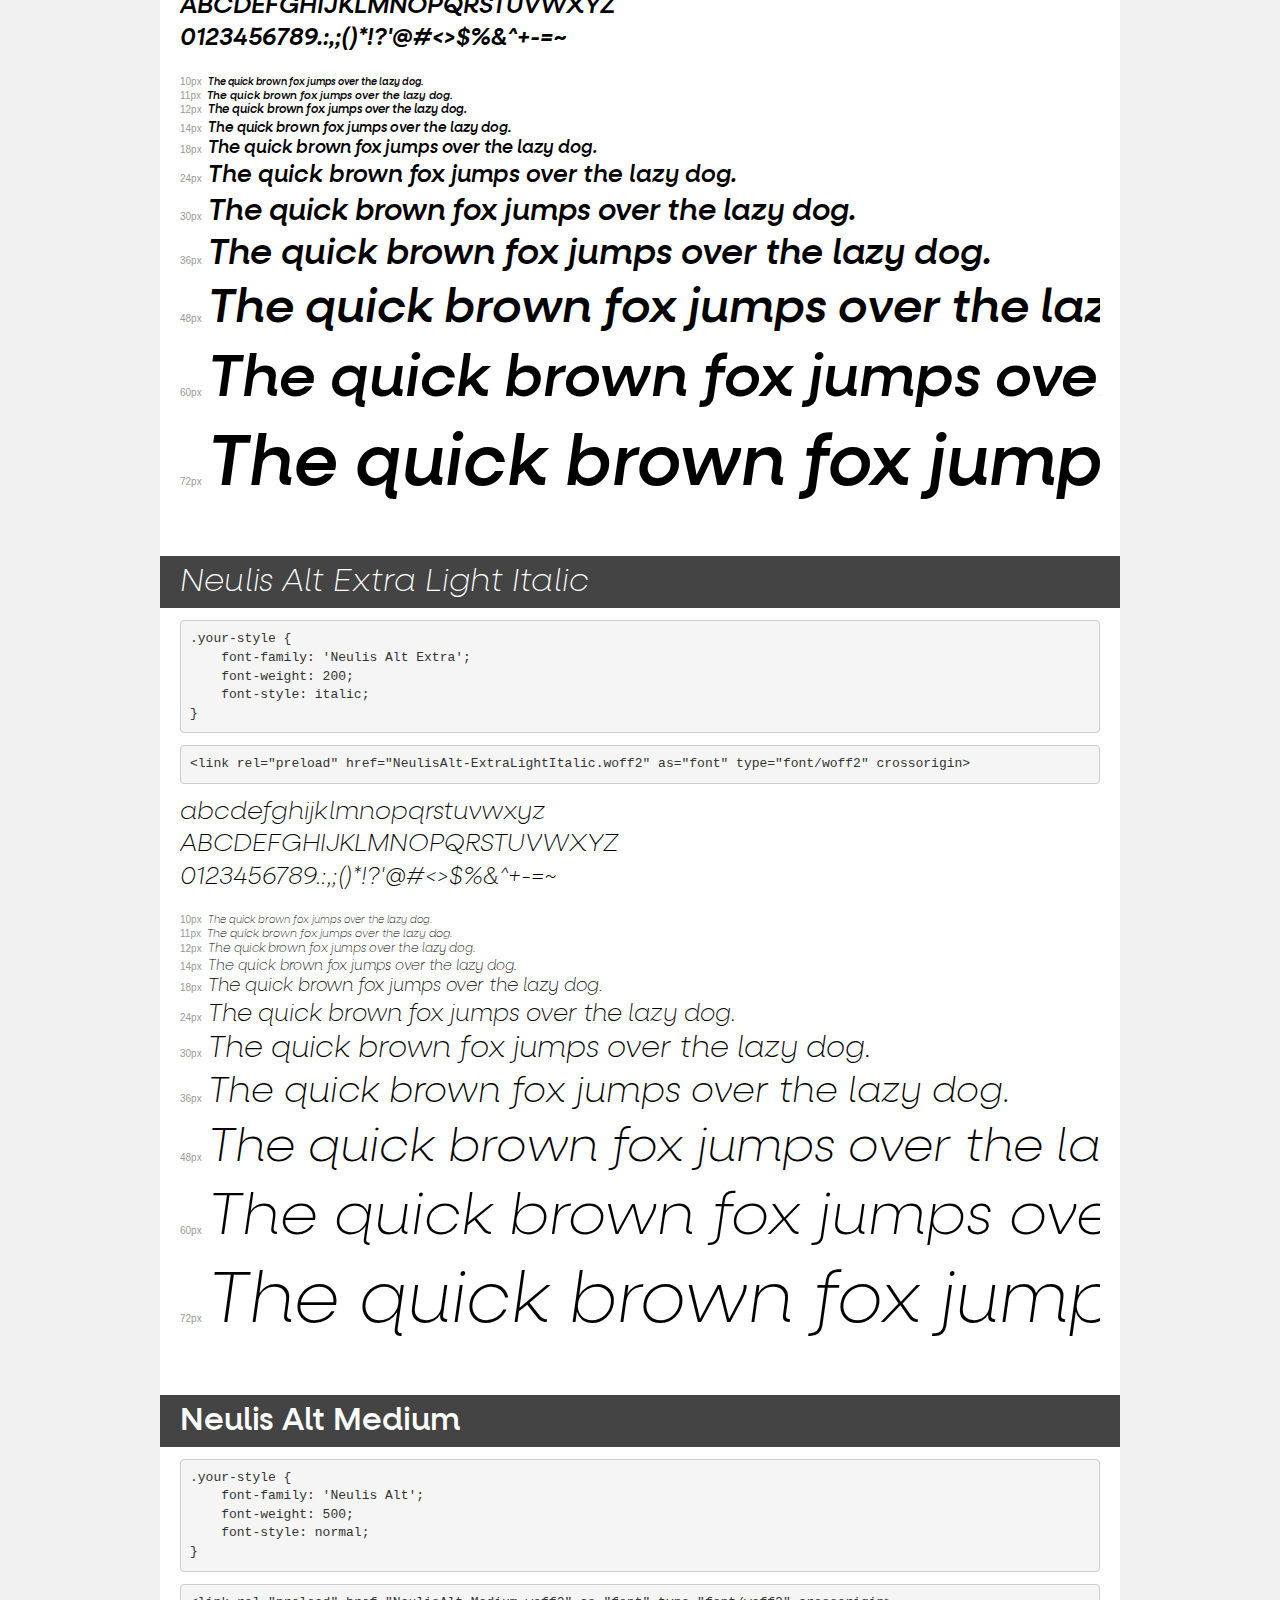
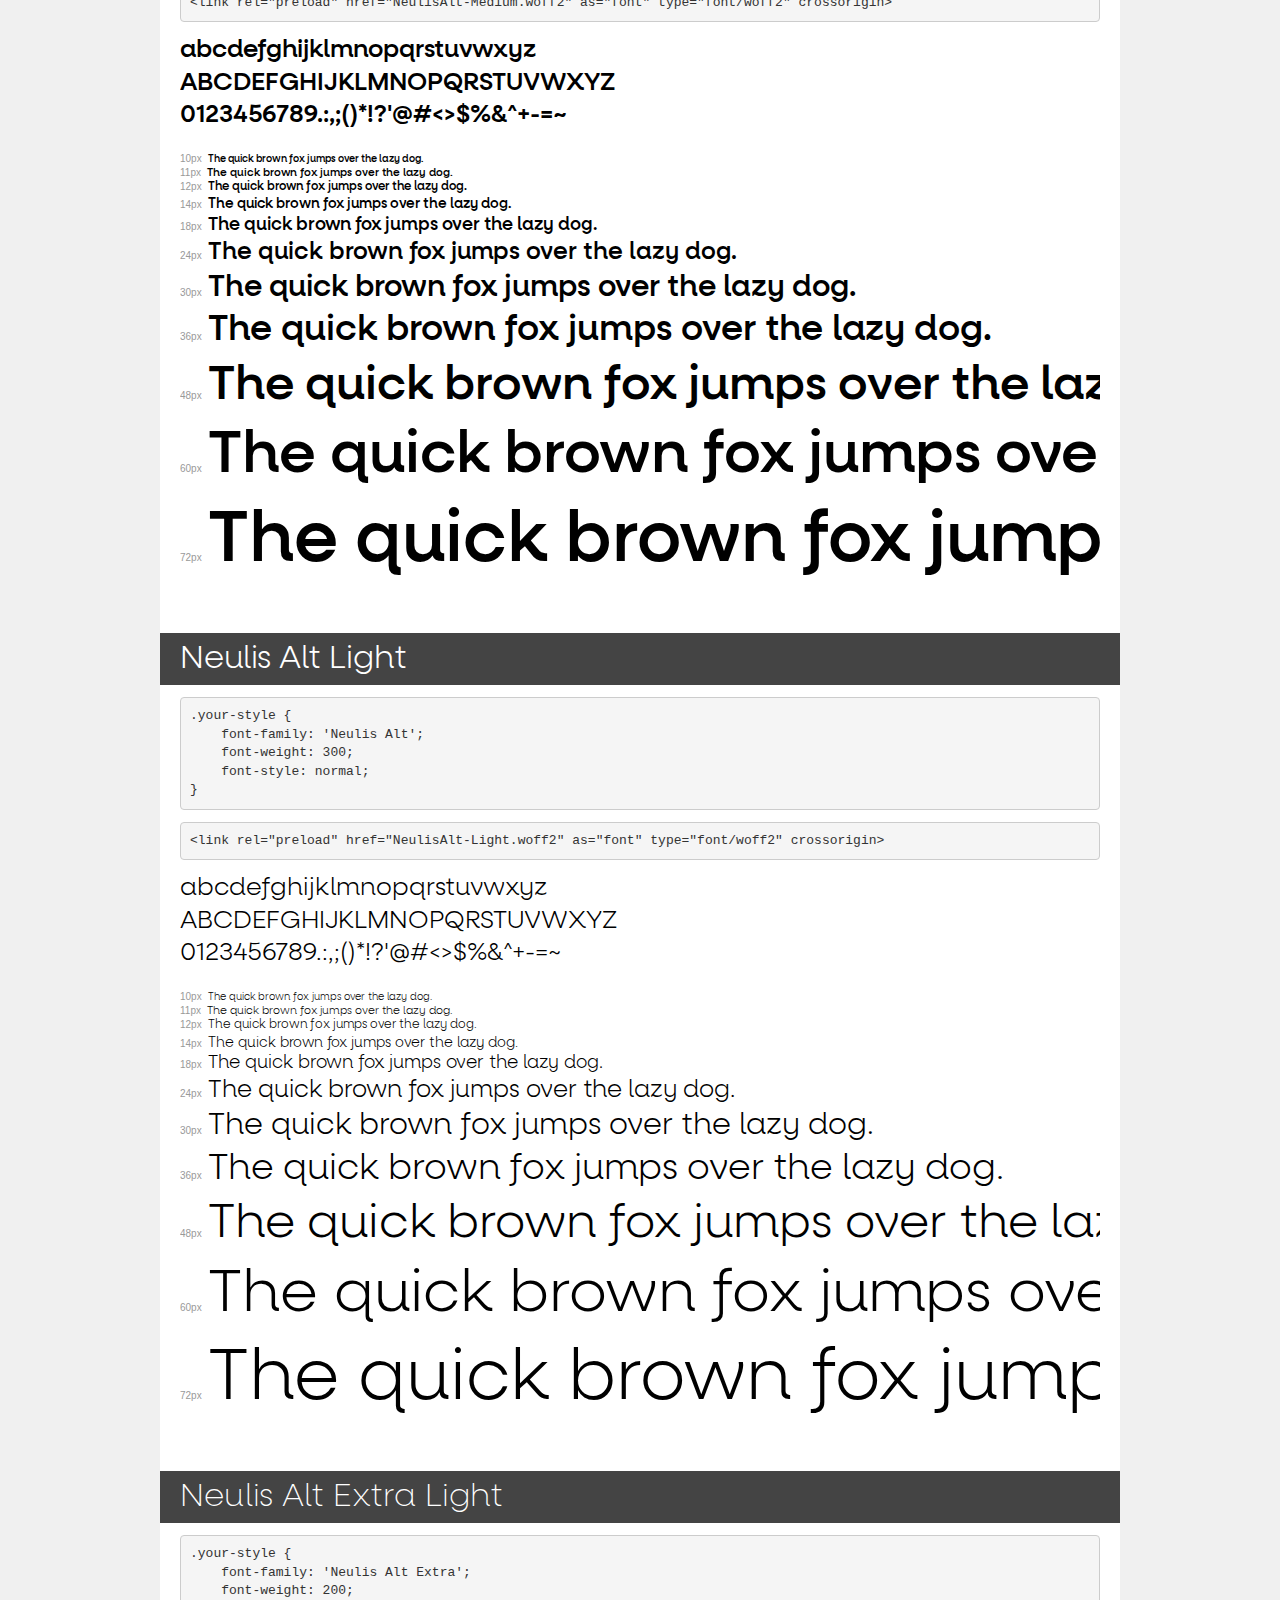
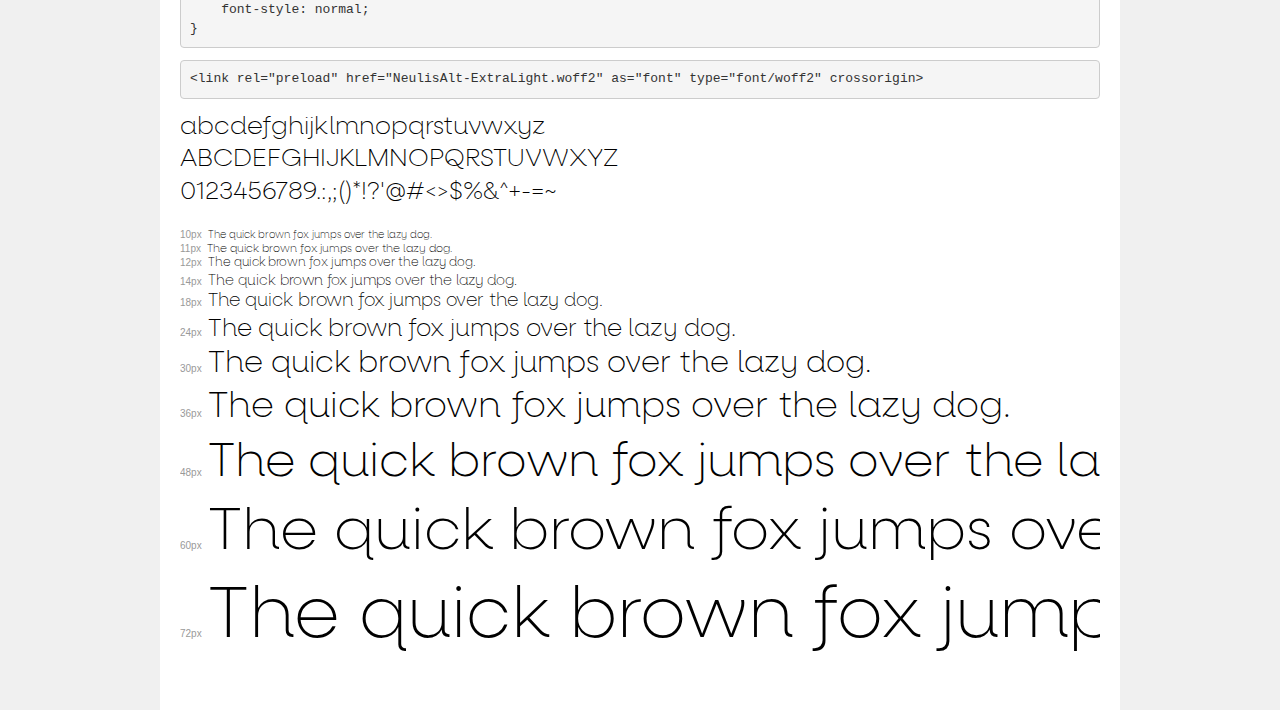
<file: font/demo.html>
<!DOCTYPE html>
<html lang="en">
<head>
    <meta charset="utf-8">
    <meta http-equiv="X-UA-Compatible" content="IE=edge">
    <meta name="viewport" content="width=device-width, initial-scale=1">
    <meta name="robots" content="noindex, noarchive">
    <meta name="format-detection" content="telephone=no">
    <title>Transfonter demo</title>
    <link href="stylesheet.css" rel="stylesheet">
    <style>
        /*
        http://meyerweb.com/eric/tools/css/reset/
        v2.0 | 20110126
        License: none (public domain)
        */
        html, body, div, span, applet, object, iframe,
        h1, h2, h3, h4, h5, h6, p, blockquote, pre,
        a, abbr, acronym, address, big, cite, code,
        del, dfn, em, img, ins, kbd, q, s, samp,
        small, strike, strong, sub, sup, tt, var,
        b, u, i, center,
        dl, dt, dd, ol, ul, li,
        fieldset, form, label, legend,
        table, caption, tbody, tfoot, thead, tr, th, td,
        article, aside, canvas, details, embed,
        figure, figcaption, footer, header, hgroup,
        menu, nav, output, ruby, section, summary,
        time, mark, audio, video {
            margin: 0;
            padding: 0;
            border: 0;
            font-size: 100%;
            font: inherit;
            vertical-align: baseline;
        }
        /* HTML5 display-role reset for older browsers */
        article, aside, details, figcaption, figure,
        footer, header, hgroup, menu, nav, section {
            display: block;
        }
        body {
            line-height: 1;
        }
        ol, ul {
            list-style: none;
        }
        blockquote, q {
            quotes: none;
        }
        blockquote:before, blockquote:after,
        q:before, q:after {
            content: '';
            content: none;
        }
        table {
            border-collapse: collapse;
            border-spacing: 0;
        }
        /* demo styles */
        body {
            background: #f0f0f0;
            color: #000;
        }
        .page {
            background: #fff;
            width: 920px;
            margin: 0 auto;
            padding: 20px 20px 0 20px;
            overflow: hidden;
        }
        .font-container {
            overflow-x: auto;
            overflow-y: hidden;
            margin-bottom: 40px;
            line-height: 1.3;
            white-space: nowrap;
            padding-bottom: 5px;
        }
        h1 {
            position: relative;
            background: #444;
            font-size: 32px;
            color: #fff;
            padding: 10px 20px;
            margin: 0 -20px 12px -20px;
        }
        .letters {
            font-size: 25px;
            margin-bottom: 20px;
        }
        .s10:before {
            content: '10px';
        }
        .s11:before {
            content: '11px';
        }
        .s12:before {
            content: '12px';
        }
        .s14:before {
            content: '14px';
        }
        .s18:before {
            content: '18px';
        }
        .s24:before {
            content: '24px';
        }
        .s30:before {
            content: '30px';
        }
        .s36:before {
            content: '36px';
        }
        .s48:before {
            content: '48px';
        }
        .s60:before {
            content: '60px';
        }
        .s72:before {
            content: '72px';
        }
        .s10:before, .s11:before, .s12:before, .s14:before,
        .s18:before, .s24:before, .s30:before, .s36:before,
        .s48:before, .s60:before, .s72:before {
            font-family: Arial, sans-serif;
            font-size: 10px;
            font-weight: normal;
            font-style: normal;
            color: #999;
            padding-right: 6px;
        }
        pre {
            display: block;
            padding: 9px;
            margin: 0 0 12px;
            font-family: Monaco, Menlo, Consolas, "Courier New", monospace;
            font-size: 13px;
            line-height: 1.428571429;
            color: #333;
            font-weight: normal;
            font-style: normal;
            background-color: #f5f5f5;
            border: 1px solid #ccc;
            overflow-x: auto;
            border-radius: 4px;
        }
        /* responsive */
        @media (max-width: 959px) {
            .page {
                width: auto;
                margin: 0;
            }
        }
    </style>
</head>
<body>
<div class="page">
    <div class="demo">
        <h1 style="font-family: 'Neulis Alt'; font-weight: bold; font-style: normal;">Neulis Alt Bold</h1>
        <pre title="Usage">.your-style {
    font-family: 'Neulis Alt';
    font-weight: bold;
    font-style: normal;
}</pre>
        <pre title="Preload (optional)">
&lt;link rel=&quot;preload&quot; href=&quot;NeulisAlt-Bold.woff2&quot; as=&quot;font&quot; type=&quot;font/woff2&quot; crossorigin&gt;</pre>
        <div class="font-container" style="font-family: 'Neulis Alt'; font-weight: bold; font-style: normal;">
            <p class="letters">
                abcdefghijklmnopqrstuvwxyz<br>
ABCDEFGHIJKLMNOPQRSTUVWXYZ<br>
                0123456789.:,;()*!?'@#&lt;&gt;$%&^+-=~
            </p>
            <p class="s10" style="font-size: 10px;">The quick brown fox jumps over the lazy dog.</p>
            <p class="s11" style="font-size: 11px;">The quick brown fox jumps over the lazy dog.</p>
            <p class="s12" style="font-size: 12px;">The quick brown fox jumps over the lazy dog.</p>
            <p class="s14" style="font-size: 14px;">The quick brown fox jumps over the lazy dog.</p>
            <p class="s18" style="font-size: 18px;">The quick brown fox jumps over the lazy dog.</p>
            <p class="s24" style="font-size: 24px;">The quick brown fox jumps over the lazy dog.</p>
            <p class="s30" style="font-size: 30px;">The quick brown fox jumps over the lazy dog.</p>
            <p class="s36" style="font-size: 36px;">The quick brown fox jumps over the lazy dog.</p>
            <p class="s48" style="font-size: 48px;">The quick brown fox jumps over the lazy dog.</p>
            <p class="s60" style="font-size: 60px;">The quick brown fox jumps over the lazy dog.</p>
            <p class="s72" style="font-size: 72px;">The quick brown fox jumps over the lazy dog.</p>
        </div>
    </div>

    <div class="demo">
        <h1 style="font-family: 'Neulis Alt Extra'; font-weight: bold; font-style: normal;">Neulis Alt Extra Bold</h1>
        <pre title="Usage">.your-style {
    font-family: 'Neulis Alt Extra';
    font-weight: bold;
    font-style: normal;
}</pre>
        <pre title="Preload (optional)">
&lt;link rel=&quot;preload&quot; href=&quot;NeulisAlt-ExtraBold.woff2&quot; as=&quot;font&quot; type=&quot;font/woff2&quot; crossorigin&gt;</pre>
        <div class="font-container" style="font-family: 'Neulis Alt Extra'; font-weight: bold; font-style: normal;">
            <p class="letters">
                abcdefghijklmnopqrstuvwxyz<br>
ABCDEFGHIJKLMNOPQRSTUVWXYZ<br>
                0123456789.:,;()*!?'@#&lt;&gt;$%&^+-=~
            </p>
            <p class="s10" style="font-size: 10px;">The quick brown fox jumps over the lazy dog.</p>
            <p class="s11" style="font-size: 11px;">The quick brown fox jumps over the lazy dog.</p>
            <p class="s12" style="font-size: 12px;">The quick brown fox jumps over the lazy dog.</p>
            <p class="s14" style="font-size: 14px;">The quick brown fox jumps over the lazy dog.</p>
            <p class="s18" style="font-size: 18px;">The quick brown fox jumps over the lazy dog.</p>
            <p class="s24" style="font-size: 24px;">The quick brown fox jumps over the lazy dog.</p>
            <p class="s30" style="font-size: 30px;">The quick brown fox jumps over the lazy dog.</p>
            <p class="s36" style="font-size: 36px;">The quick brown fox jumps over the lazy dog.</p>
            <p class="s48" style="font-size: 48px;">The quick brown fox jumps over the lazy dog.</p>
            <p class="s60" style="font-size: 60px;">The quick brown fox jumps over the lazy dog.</p>
            <p class="s72" style="font-size: 72px;">The quick brown fox jumps over the lazy dog.</p>
        </div>
    </div>

    <div class="demo">
        <h1 style="font-family: 'Neulis Alt'; font-weight: 900; font-style: normal;">Neulis Alt Black</h1>
        <pre title="Usage">.your-style {
    font-family: 'Neulis Alt';
    font-weight: 900;
    font-style: normal;
}</pre>
        <pre title="Preload (optional)">
&lt;link rel=&quot;preload&quot; href=&quot;NeulisAlt-Black.woff2&quot; as=&quot;font&quot; type=&quot;font/woff2&quot; crossorigin&gt;</pre>
        <div class="font-container" style="font-family: 'Neulis Alt'; font-weight: 900; font-style: normal;">
            <p class="letters">
                abcdefghijklmnopqrstuvwxyz<br>
ABCDEFGHIJKLMNOPQRSTUVWXYZ<br>
                0123456789.:,;()*!?'@#&lt;&gt;$%&^+-=~
            </p>
            <p class="s10" style="font-size: 10px;">The quick brown fox jumps over the lazy dog.</p>
            <p class="s11" style="font-size: 11px;">The quick brown fox jumps over the lazy dog.</p>
            <p class="s12" style="font-size: 12px;">The quick brown fox jumps over the lazy dog.</p>
            <p class="s14" style="font-size: 14px;">The quick brown fox jumps over the lazy dog.</p>
            <p class="s18" style="font-size: 18px;">The quick brown fox jumps over the lazy dog.</p>
            <p class="s24" style="font-size: 24px;">The quick brown fox jumps over the lazy dog.</p>
            <p class="s30" style="font-size: 30px;">The quick brown fox jumps over the lazy dog.</p>
            <p class="s36" style="font-size: 36px;">The quick brown fox jumps over the lazy dog.</p>
            <p class="s48" style="font-size: 48px;">The quick brown fox jumps over the lazy dog.</p>
            <p class="s60" style="font-size: 60px;">The quick brown fox jumps over the lazy dog.</p>
            <p class="s72" style="font-size: 72px;">The quick brown fox jumps over the lazy dog.</p>
        </div>
    </div>

    <div class="demo">
        <h1 style="font-family: 'Neulis Alt'; font-weight: bold; font-style: italic;">Neulis Alt Bold Italic</h1>
        <pre title="Usage">.your-style {
    font-family: 'Neulis Alt';
    font-weight: bold;
    font-style: italic;
}</pre>
        <pre title="Preload (optional)">
&lt;link rel=&quot;preload&quot; href=&quot;NeulisAlt-BoldItalic.woff2&quot; as=&quot;font&quot; type=&quot;font/woff2&quot; crossorigin&gt;</pre>
        <div class="font-container" style="font-family: 'Neulis Alt'; font-weight: bold; font-style: italic;">
            <p class="letters">
                abcdefghijklmnopqrstuvwxyz<br>
ABCDEFGHIJKLMNOPQRSTUVWXYZ<br>
                0123456789.:,;()*!?'@#&lt;&gt;$%&^+-=~
            </p>
            <p class="s10" style="font-size: 10px;">The quick brown fox jumps over the lazy dog.</p>
            <p class="s11" style="font-size: 11px;">The quick brown fox jumps over the lazy dog.</p>
            <p class="s12" style="font-size: 12px;">The quick brown fox jumps over the lazy dog.</p>
            <p class="s14" style="font-size: 14px;">The quick brown fox jumps over the lazy dog.</p>
            <p class="s18" style="font-size: 18px;">The quick brown fox jumps over the lazy dog.</p>
            <p class="s24" style="font-size: 24px;">The quick brown fox jumps over the lazy dog.</p>
            <p class="s30" style="font-size: 30px;">The quick brown fox jumps over the lazy dog.</p>
            <p class="s36" style="font-size: 36px;">The quick brown fox jumps over the lazy dog.</p>
            <p class="s48" style="font-size: 48px;">The quick brown fox jumps over the lazy dog.</p>
            <p class="s60" style="font-size: 60px;">The quick brown fox jumps over the lazy dog.</p>
            <p class="s72" style="font-size: 72px;">The quick brown fox jumps over the lazy dog.</p>
        </div>
    </div>

    <div class="demo">
        <h1 style="font-family: 'Neulis Alt Extra'; font-weight: bold; font-style: italic;">Neulis Alt Extra Bold Italic</h1>
        <pre title="Usage">.your-style {
    font-family: 'Neulis Alt Extra';
    font-weight: bold;
    font-style: italic;
}</pre>
        <pre title="Preload (optional)">
&lt;link rel=&quot;preload&quot; href=&quot;NeulisAlt-ExtraBoldItalic.woff2&quot; as=&quot;font&quot; type=&quot;font/woff2&quot; crossorigin&gt;</pre>
        <div class="font-container" style="font-family: 'Neulis Alt Extra'; font-weight: bold; font-style: italic;">
            <p class="letters">
                abcdefghijklmnopqrstuvwxyz<br>
ABCDEFGHIJKLMNOPQRSTUVWXYZ<br>
                0123456789.:,;()*!?'@#&lt;&gt;$%&^+-=~
            </p>
            <p class="s10" style="font-size: 10px;">The quick brown fox jumps over the lazy dog.</p>
            <p class="s11" style="font-size: 11px;">The quick brown fox jumps over the lazy dog.</p>
            <p class="s12" style="font-size: 12px;">The quick brown fox jumps over the lazy dog.</p>
            <p class="s14" style="font-size: 14px;">The quick brown fox jumps over the lazy dog.</p>
            <p class="s18" style="font-size: 18px;">The quick brown fox jumps over the lazy dog.</p>
            <p class="s24" style="font-size: 24px;">The quick brown fox jumps over the lazy dog.</p>
            <p class="s30" style="font-size: 30px;">The quick brown fox jumps over the lazy dog.</p>
            <p class="s36" style="font-size: 36px;">The quick brown fox jumps over the lazy dog.</p>
            <p class="s48" style="font-size: 48px;">The quick brown fox jumps over the lazy dog.</p>
            <p class="s60" style="font-size: 60px;">The quick brown fox jumps over the lazy dog.</p>
            <p class="s72" style="font-size: 72px;">The quick brown fox jumps over the lazy dog.</p>
        </div>
    </div>

    <div class="demo">
        <h1 style="font-family: 'Neulis Alt'; font-weight: 900; font-style: italic;">Neulis Alt Black Italic</h1>
        <pre title="Usage">.your-style {
    font-family: 'Neulis Alt';
    font-weight: 900;
    font-style: italic;
}</pre>
        <pre title="Preload (optional)">
&lt;link rel=&quot;preload&quot; href=&quot;NeulisAlt-BlackItalic.woff2&quot; as=&quot;font&quot; type=&quot;font/woff2&quot; crossorigin&gt;</pre>
        <div class="font-container" style="font-family: 'Neulis Alt'; font-weight: 900; font-style: italic;">
            <p class="letters">
                abcdefghijklmnopqrstuvwxyz<br>
ABCDEFGHIJKLMNOPQRSTUVWXYZ<br>
                0123456789.:,;()*!?'@#&lt;&gt;$%&^+-=~
            </p>
            <p class="s10" style="font-size: 10px;">The quick brown fox jumps over the lazy dog.</p>
            <p class="s11" style="font-size: 11px;">The quick brown fox jumps over the lazy dog.</p>
            <p class="s12" style="font-size: 12px;">The quick brown fox jumps over the lazy dog.</p>
            <p class="s14" style="font-size: 14px;">The quick brown fox jumps over the lazy dog.</p>
            <p class="s18" style="font-size: 18px;">The quick brown fox jumps over the lazy dog.</p>
            <p class="s24" style="font-size: 24px;">The quick brown fox jumps over the lazy dog.</p>
            <p class="s30" style="font-size: 30px;">The quick brown fox jumps over the lazy dog.</p>
            <p class="s36" style="font-size: 36px;">The quick brown fox jumps over the lazy dog.</p>
            <p class="s48" style="font-size: 48px;">The quick brown fox jumps over the lazy dog.</p>
            <p class="s60" style="font-size: 60px;">The quick brown fox jumps over the lazy dog.</p>
            <p class="s72" style="font-size: 72px;">The quick brown fox jumps over the lazy dog.</p>
        </div>
    </div>

    <div class="demo">
        <h1 style="font-family: 'Neulis Alt'; font-weight: normal; font-style: normal;">Neulis Alt</h1>
        <pre title="Usage">.your-style {
    font-family: 'Neulis Alt';
    font-weight: normal;
    font-style: normal;
}</pre>
        <pre title="Preload (optional)">
&lt;link rel=&quot;preload&quot; href=&quot;NeulisAlt-Regular.woff2&quot; as=&quot;font&quot; type=&quot;font/woff2&quot; crossorigin&gt;</pre>
        <div class="font-container" style="font-family: 'Neulis Alt'; font-weight: normal; font-style: normal;">
            <p class="letters">
                abcdefghijklmnopqrstuvwxyz<br>
ABCDEFGHIJKLMNOPQRSTUVWXYZ<br>
                0123456789.:,;()*!?'@#&lt;&gt;$%&^+-=~
            </p>
            <p class="s10" style="font-size: 10px;">The quick brown fox jumps over the lazy dog.</p>
            <p class="s11" style="font-size: 11px;">The quick brown fox jumps over the lazy dog.</p>
            <p class="s12" style="font-size: 12px;">The quick brown fox jumps over the lazy dog.</p>
            <p class="s14" style="font-size: 14px;">The quick brown fox jumps over the lazy dog.</p>
            <p class="s18" style="font-size: 18px;">The quick brown fox jumps over the lazy dog.</p>
            <p class="s24" style="font-size: 24px;">The quick brown fox jumps over the lazy dog.</p>
            <p class="s30" style="font-size: 30px;">The quick brown fox jumps over the lazy dog.</p>
            <p class="s36" style="font-size: 36px;">The quick brown fox jumps over the lazy dog.</p>
            <p class="s48" style="font-size: 48px;">The quick brown fox jumps over the lazy dog.</p>
            <p class="s60" style="font-size: 60px;">The quick brown fox jumps over the lazy dog.</p>
            <p class="s72" style="font-size: 72px;">The quick brown fox jumps over the lazy dog.</p>
        </div>
    </div>

    <div class="demo">
        <h1 style="font-family: 'Neulis Alt'; font-weight: normal; font-style: italic;">Neulis Alt Italic</h1>
        <pre title="Usage">.your-style {
    font-family: 'Neulis Alt';
    font-weight: normal;
    font-style: italic;
}</pre>
        <pre title="Preload (optional)">
&lt;link rel=&quot;preload&quot; href=&quot;NeulisAlt-Italic.woff2&quot; as=&quot;font&quot; type=&quot;font/woff2&quot; crossorigin&gt;</pre>
        <div class="font-container" style="font-family: 'Neulis Alt'; font-weight: normal; font-style: italic;">
            <p class="letters">
                abcdefghijklmnopqrstuvwxyz<br>
ABCDEFGHIJKLMNOPQRSTUVWXYZ<br>
                0123456789.:,;()*!?'@#&lt;&gt;$%&^+-=~
            </p>
            <p class="s10" style="font-size: 10px;">The quick brown fox jumps over the lazy dog.</p>
            <p class="s11" style="font-size: 11px;">The quick brown fox jumps over the lazy dog.</p>
            <p class="s12" style="font-size: 12px;">The quick brown fox jumps over the lazy dog.</p>
            <p class="s14" style="font-size: 14px;">The quick brown fox jumps over the lazy dog.</p>
            <p class="s18" style="font-size: 18px;">The quick brown fox jumps over the lazy dog.</p>
            <p class="s24" style="font-size: 24px;">The quick brown fox jumps over the lazy dog.</p>
            <p class="s30" style="font-size: 30px;">The quick brown fox jumps over the lazy dog.</p>
            <p class="s36" style="font-size: 36px;">The quick brown fox jumps over the lazy dog.</p>
            <p class="s48" style="font-size: 48px;">The quick brown fox jumps over the lazy dog.</p>
            <p class="s60" style="font-size: 60px;">The quick brown fox jumps over the lazy dog.</p>
            <p class="s72" style="font-size: 72px;">The quick brown fox jumps over the lazy dog.</p>
        </div>
    </div>

    <div class="demo">
        <h1 style="font-family: 'Neulis Alt Semi'; font-weight: 600; font-style: normal;">Neulis Alt Semi Bold</h1>
        <pre title="Usage">.your-style {
    font-family: 'Neulis Alt Semi';
    font-weight: 600;
    font-style: normal;
}</pre>
        <pre title="Preload (optional)">
&lt;link rel=&quot;preload&quot; href=&quot;NeulisAlt-SemiBold.woff2&quot; as=&quot;font&quot; type=&quot;font/woff2&quot; crossorigin&gt;</pre>
        <div class="font-container" style="font-family: 'Neulis Alt Semi'; font-weight: 600; font-style: normal;">
            <p class="letters">
                abcdefghijklmnopqrstuvwxyz<br>
ABCDEFGHIJKLMNOPQRSTUVWXYZ<br>
                0123456789.:,;()*!?'@#&lt;&gt;$%&^+-=~
            </p>
            <p class="s10" style="font-size: 10px;">The quick brown fox jumps over the lazy dog.</p>
            <p class="s11" style="font-size: 11px;">The quick brown fox jumps over the lazy dog.</p>
            <p class="s12" style="font-size: 12px;">The quick brown fox jumps over the lazy dog.</p>
            <p class="s14" style="font-size: 14px;">The quick brown fox jumps over the lazy dog.</p>
            <p class="s18" style="font-size: 18px;">The quick brown fox jumps over the lazy dog.</p>
            <p class="s24" style="font-size: 24px;">The quick brown fox jumps over the lazy dog.</p>
            <p class="s30" style="font-size: 30px;">The quick brown fox jumps over the lazy dog.</p>
            <p class="s36" style="font-size: 36px;">The quick brown fox jumps over the lazy dog.</p>
            <p class="s48" style="font-size: 48px;">The quick brown fox jumps over the lazy dog.</p>
            <p class="s60" style="font-size: 60px;">The quick brown fox jumps over the lazy dog.</p>
            <p class="s72" style="font-size: 72px;">The quick brown fox jumps over the lazy dog.</p>
        </div>
    </div>

    <div class="demo">
        <h1 style="font-family: 'Neulis Alt'; font-weight: 300; font-style: italic;">Neulis Alt Light Italic</h1>
        <pre title="Usage">.your-style {
    font-family: 'Neulis Alt';
    font-weight: 300;
    font-style: italic;
}</pre>
        <pre title="Preload (optional)">
&lt;link rel=&quot;preload&quot; href=&quot;NeulisAlt-LightItalic.woff2&quot; as=&quot;font&quot; type=&quot;font/woff2&quot; crossorigin&gt;</pre>
        <div class="font-container" style="font-family: 'Neulis Alt'; font-weight: 300; font-style: italic;">
            <p class="letters">
                abcdefghijklmnopqrstuvwxyz<br>
ABCDEFGHIJKLMNOPQRSTUVWXYZ<br>
                0123456789.:,;()*!?'@#&lt;&gt;$%&^+-=~
            </p>
            <p class="s10" style="font-size: 10px;">The quick brown fox jumps over the lazy dog.</p>
            <p class="s11" style="font-size: 11px;">The quick brown fox jumps over the lazy dog.</p>
            <p class="s12" style="font-size: 12px;">The quick brown fox jumps over the lazy dog.</p>
            <p class="s14" style="font-size: 14px;">The quick brown fox jumps over the lazy dog.</p>
            <p class="s18" style="font-size: 18px;">The quick brown fox jumps over the lazy dog.</p>
            <p class="s24" style="font-size: 24px;">The quick brown fox jumps over the lazy dog.</p>
            <p class="s30" style="font-size: 30px;">The quick brown fox jumps over the lazy dog.</p>
            <p class="s36" style="font-size: 36px;">The quick brown fox jumps over the lazy dog.</p>
            <p class="s48" style="font-size: 48px;">The quick brown fox jumps over the lazy dog.</p>
            <p class="s60" style="font-size: 60px;">The quick brown fox jumps over the lazy dog.</p>
            <p class="s72" style="font-size: 72px;">The quick brown fox jumps over the lazy dog.</p>
        </div>
    </div>

    <div class="demo">
        <h1 style="font-family: 'Neulis Alt'; font-weight: 100; font-style: normal;">Neulis Alt Thin</h1>
        <pre title="Usage">.your-style {
    font-family: 'Neulis Alt';
    font-weight: 100;
    font-style: normal;
}</pre>
        <pre title="Preload (optional)">
&lt;link rel=&quot;preload&quot; href=&quot;NeulisAlt-Thin.woff2&quot; as=&quot;font&quot; type=&quot;font/woff2&quot; crossorigin&gt;</pre>
        <div class="font-container" style="font-family: 'Neulis Alt'; font-weight: 100; font-style: normal;">
            <p class="letters">
                abcdefghijklmnopqrstuvwxyz<br>
ABCDEFGHIJKLMNOPQRSTUVWXYZ<br>
                0123456789.:,;()*!?'@#&lt;&gt;$%&^+-=~
            </p>
            <p class="s10" style="font-size: 10px;">The quick brown fox jumps over the lazy dog.</p>
            <p class="s11" style="font-size: 11px;">The quick brown fox jumps over the lazy dog.</p>
            <p class="s12" style="font-size: 12px;">The quick brown fox jumps over the lazy dog.</p>
            <p class="s14" style="font-size: 14px;">The quick brown fox jumps over the lazy dog.</p>
            <p class="s18" style="font-size: 18px;">The quick brown fox jumps over the lazy dog.</p>
            <p class="s24" style="font-size: 24px;">The quick brown fox jumps over the lazy dog.</p>
            <p class="s30" style="font-size: 30px;">The quick brown fox jumps over the lazy dog.</p>
            <p class="s36" style="font-size: 36px;">The quick brown fox jumps over the lazy dog.</p>
            <p class="s48" style="font-size: 48px;">The quick brown fox jumps over the lazy dog.</p>
            <p class="s60" style="font-size: 60px;">The quick brown fox jumps over the lazy dog.</p>
            <p class="s72" style="font-size: 72px;">The quick brown fox jumps over the lazy dog.</p>
        </div>
    </div>

    <div class="demo">
        <h1 style="font-family: 'Neulis Alt Semi'; font-weight: 600; font-style: italic;">Neulis Alt Semi Bold Italic</h1>
        <pre title="Usage">.your-style {
    font-family: 'Neulis Alt Semi';
    font-weight: 600;
    font-style: italic;
}</pre>
        <pre title="Preload (optional)">
&lt;link rel=&quot;preload&quot; href=&quot;NeulisAlt-SemiBoldItalic.woff2&quot; as=&quot;font&quot; type=&quot;font/woff2&quot; crossorigin&gt;</pre>
        <div class="font-container" style="font-family: 'Neulis Alt Semi'; font-weight: 600; font-style: italic;">
            <p class="letters">
                abcdefghijklmnopqrstuvwxyz<br>
ABCDEFGHIJKLMNOPQRSTUVWXYZ<br>
                0123456789.:,;()*!?'@#&lt;&gt;$%&^+-=~
            </p>
            <p class="s10" style="font-size: 10px;">The quick brown fox jumps over the lazy dog.</p>
            <p class="s11" style="font-size: 11px;">The quick brown fox jumps over the lazy dog.</p>
            <p class="s12" style="font-size: 12px;">The quick brown fox jumps over the lazy dog.</p>
            <p class="s14" style="font-size: 14px;">The quick brown fox jumps over the lazy dog.</p>
            <p class="s18" style="font-size: 18px;">The quick brown fox jumps over the lazy dog.</p>
            <p class="s24" style="font-size: 24px;">The quick brown fox jumps over the lazy dog.</p>
            <p class="s30" style="font-size: 30px;">The quick brown fox jumps over the lazy dog.</p>
            <p class="s36" style="font-size: 36px;">The quick brown fox jumps over the lazy dog.</p>
            <p class="s48" style="font-size: 48px;">The quick brown fox jumps over the lazy dog.</p>
            <p class="s60" style="font-size: 60px;">The quick brown fox jumps over the lazy dog.</p>
            <p class="s72" style="font-size: 72px;">The quick brown fox jumps over the lazy dog.</p>
        </div>
    </div>

    <div class="demo">
        <h1 style="font-family: 'Neulis Alt'; font-weight: 100; font-style: italic;">Neulis Alt Thin Italic</h1>
        <pre title="Usage">.your-style {
    font-family: 'Neulis Alt';
    font-weight: 100;
    font-style: italic;
}</pre>
        <pre title="Preload (optional)">
&lt;link rel=&quot;preload&quot; href=&quot;NeulisAlt-ThinItalic.woff2&quot; as=&quot;font&quot; type=&quot;font/woff2&quot; crossorigin&gt;</pre>
        <div class="font-container" style="font-family: 'Neulis Alt'; font-weight: 100; font-style: italic;">
            <p class="letters">
                abcdefghijklmnopqrstuvwxyz<br>
ABCDEFGHIJKLMNOPQRSTUVWXYZ<br>
                0123456789.:,;()*!?'@#&lt;&gt;$%&^+-=~
            </p>
            <p class="s10" style="font-size: 10px;">The quick brown fox jumps over the lazy dog.</p>
            <p class="s11" style="font-size: 11px;">The quick brown fox jumps over the lazy dog.</p>
            <p class="s12" style="font-size: 12px;">The quick brown fox jumps over the lazy dog.</p>
            <p class="s14" style="font-size: 14px;">The quick brown fox jumps over the lazy dog.</p>
            <p class="s18" style="font-size: 18px;">The quick brown fox jumps over the lazy dog.</p>
            <p class="s24" style="font-size: 24px;">The quick brown fox jumps over the lazy dog.</p>
            <p class="s30" style="font-size: 30px;">The quick brown fox jumps over the lazy dog.</p>
            <p class="s36" style="font-size: 36px;">The quick brown fox jumps over the lazy dog.</p>
            <p class="s48" style="font-size: 48px;">The quick brown fox jumps over the lazy dog.</p>
            <p class="s60" style="font-size: 60px;">The quick brown fox jumps over the lazy dog.</p>
            <p class="s72" style="font-size: 72px;">The quick brown fox jumps over the lazy dog.</p>
        </div>
    </div>

    <div class="demo">
        <h1 style="font-family: 'Neulis Alt'; font-weight: 500; font-style: italic;">Neulis Alt Medium Italic</h1>
        <pre title="Usage">.your-style {
    font-family: 'Neulis Alt';
    font-weight: 500;
    font-style: italic;
}</pre>
        <pre title="Preload (optional)">
&lt;link rel=&quot;preload&quot; href=&quot;NeulisAlt-MediumItalic.woff2&quot; as=&quot;font&quot; type=&quot;font/woff2&quot; crossorigin&gt;</pre>
        <div class="font-container" style="font-family: 'Neulis Alt'; font-weight: 500; font-style: italic;">
            <p class="letters">
                abcdefghijklmnopqrstuvwxyz<br>
ABCDEFGHIJKLMNOPQRSTUVWXYZ<br>
                0123456789.:,;()*!?'@#&lt;&gt;$%&^+-=~
            </p>
            <p class="s10" style="font-size: 10px;">The quick brown fox jumps over the lazy dog.</p>
            <p class="s11" style="font-size: 11px;">The quick brown fox jumps over the lazy dog.</p>
            <p class="s12" style="font-size: 12px;">The quick brown fox jumps over the lazy dog.</p>
            <p class="s14" style="font-size: 14px;">The quick brown fox jumps over the lazy dog.</p>
            <p class="s18" style="font-size: 18px;">The quick brown fox jumps over the lazy dog.</p>
            <p class="s24" style="font-size: 24px;">The quick brown fox jumps over the lazy dog.</p>
            <p class="s30" style="font-size: 30px;">The quick brown fox jumps over the lazy dog.</p>
            <p class="s36" style="font-size: 36px;">The quick brown fox jumps over the lazy dog.</p>
            <p class="s48" style="font-size: 48px;">The quick brown fox jumps over the lazy dog.</p>
            <p class="s60" style="font-size: 60px;">The quick brown fox jumps over the lazy dog.</p>
            <p class="s72" style="font-size: 72px;">The quick brown fox jumps over the lazy dog.</p>
        </div>
    </div>

    <div class="demo">
        <h1 style="font-family: 'Neulis Alt Extra'; font-weight: 200; font-style: italic;">Neulis Alt Extra Light Italic</h1>
        <pre title="Usage">.your-style {
    font-family: 'Neulis Alt Extra';
    font-weight: 200;
    font-style: italic;
}</pre>
        <pre title="Preload (optional)">
&lt;link rel=&quot;preload&quot; href=&quot;NeulisAlt-ExtraLightItalic.woff2&quot; as=&quot;font&quot; type=&quot;font/woff2&quot; crossorigin&gt;</pre>
        <div class="font-container" style="font-family: 'Neulis Alt Extra'; font-weight: 200; font-style: italic;">
            <p class="letters">
                abcdefghijklmnopqrstuvwxyz<br>
ABCDEFGHIJKLMNOPQRSTUVWXYZ<br>
                0123456789.:,;()*!?'@#&lt;&gt;$%&^+-=~
            </p>
            <p class="s10" style="font-size: 10px;">The quick brown fox jumps over the lazy dog.</p>
            <p class="s11" style="font-size: 11px;">The quick brown fox jumps over the lazy dog.</p>
            <p class="s12" style="font-size: 12px;">The quick brown fox jumps over the lazy dog.</p>
            <p class="s14" style="font-size: 14px;">The quick brown fox jumps over the lazy dog.</p>
            <p class="s18" style="font-size: 18px;">The quick brown fox jumps over the lazy dog.</p>
            <p class="s24" style="font-size: 24px;">The quick brown fox jumps over the lazy dog.</p>
            <p class="s30" style="font-size: 30px;">The quick brown fox jumps over the lazy dog.</p>
            <p class="s36" style="font-size: 36px;">The quick brown fox jumps over the lazy dog.</p>
            <p class="s48" style="font-size: 48px;">The quick brown fox jumps over the lazy dog.</p>
            <p class="s60" style="font-size: 60px;">The quick brown fox jumps over the lazy dog.</p>
            <p class="s72" style="font-size: 72px;">The quick brown fox jumps over the lazy dog.</p>
        </div>
    </div>

    <div class="demo">
        <h1 style="font-family: 'Neulis Alt'; font-weight: 500; font-style: normal;">Neulis Alt Medium</h1>
        <pre title="Usage">.your-style {
    font-family: 'Neulis Alt';
    font-weight: 500;
    font-style: normal;
}</pre>
        <pre title="Preload (optional)">
&lt;link rel=&quot;preload&quot; href=&quot;NeulisAlt-Medium.woff2&quot; as=&quot;font&quot; type=&quot;font/woff2&quot; crossorigin&gt;</pre>
        <div class="font-container" style="font-family: 'Neulis Alt'; font-weight: 500; font-style: normal;">
            <p class="letters">
                abcdefghijklmnopqrstuvwxyz<br>
ABCDEFGHIJKLMNOPQRSTUVWXYZ<br>
                0123456789.:,;()*!?'@#&lt;&gt;$%&^+-=~
            </p>
            <p class="s10" style="font-size: 10px;">The quick brown fox jumps over the lazy dog.</p>
            <p class="s11" style="font-size: 11px;">The quick brown fox jumps over the lazy dog.</p>
            <p class="s12" style="font-size: 12px;">The quick brown fox jumps over the lazy dog.</p>
            <p class="s14" style="font-size: 14px;">The quick brown fox jumps over the lazy dog.</p>
            <p class="s18" style="font-size: 18px;">The quick brown fox jumps over the lazy dog.</p>
            <p class="s24" style="font-size: 24px;">The quick brown fox jumps over the lazy dog.</p>
            <p class="s30" style="font-size: 30px;">The quick brown fox jumps over the lazy dog.</p>
            <p class="s36" style="font-size: 36px;">The quick brown fox jumps over the lazy dog.</p>
            <p class="s48" style="font-size: 48px;">The quick brown fox jumps over the lazy dog.</p>
            <p class="s60" style="font-size: 60px;">The quick brown fox jumps over the lazy dog.</p>
            <p class="s72" style="font-size: 72px;">The quick brown fox jumps over the lazy dog.</p>
        </div>
    </div>

    <div class="demo">
        <h1 style="font-family: 'Neulis Alt'; font-weight: 300; font-style: normal;">Neulis Alt Light</h1>
        <pre title="Usage">.your-style {
    font-family: 'Neulis Alt';
    font-weight: 300;
    font-style: normal;
}</pre>
        <pre title="Preload (optional)">
&lt;link rel=&quot;preload&quot; href=&quot;NeulisAlt-Light.woff2&quot; as=&quot;font&quot; type=&quot;font/woff2&quot; crossorigin&gt;</pre>
        <div class="font-container" style="font-family: 'Neulis Alt'; font-weight: 300; font-style: normal;">
            <p class="letters">
                abcdefghijklmnopqrstuvwxyz<br>
ABCDEFGHIJKLMNOPQRSTUVWXYZ<br>
                0123456789.:,;()*!?'@#&lt;&gt;$%&^+-=~
            </p>
            <p class="s10" style="font-size: 10px;">The quick brown fox jumps over the lazy dog.</p>
            <p class="s11" style="font-size: 11px;">The quick brown fox jumps over the lazy dog.</p>
            <p class="s12" style="font-size: 12px;">The quick brown fox jumps over the lazy dog.</p>
            <p class="s14" style="font-size: 14px;">The quick brown fox jumps over the lazy dog.</p>
            <p class="s18" style="font-size: 18px;">The quick brown fox jumps over the lazy dog.</p>
            <p class="s24" style="font-size: 24px;">The quick brown fox jumps over the lazy dog.</p>
            <p class="s30" style="font-size: 30px;">The quick brown fox jumps over the lazy dog.</p>
            <p class="s36" style="font-size: 36px;">The quick brown fox jumps over the lazy dog.</p>
            <p class="s48" style="font-size: 48px;">The quick brown fox jumps over the lazy dog.</p>
            <p class="s60" style="font-size: 60px;">The quick brown fox jumps over the lazy dog.</p>
            <p class="s72" style="font-size: 72px;">The quick brown fox jumps over the lazy dog.</p>
        </div>
    </div>

    <div class="demo">
        <h1 style="font-family: 'Neulis Alt Extra'; font-weight: 200; font-style: normal;">Neulis Alt Extra Light</h1>
        <pre title="Usage">.your-style {
    font-family: 'Neulis Alt Extra';
    font-weight: 200;
    font-style: normal;
}</pre>
        <pre title="Preload (optional)">
&lt;link rel=&quot;preload&quot; href=&quot;NeulisAlt-ExtraLight.woff2&quot; as=&quot;font&quot; type=&quot;font/woff2&quot; crossorigin&gt;</pre>
        <div class="font-container" style="font-family: 'Neulis Alt Extra'; font-weight: 200; font-style: normal;">
            <p class="letters">
                abcdefghijklmnopqrstuvwxyz<br>
ABCDEFGHIJKLMNOPQRSTUVWXYZ<br>
                0123456789.:,;()*!?'@#&lt;&gt;$%&^+-=~
            </p>
            <p class="s10" style="font-size: 10px;">The quick brown fox jumps over the lazy dog.</p>
            <p class="s11" style="font-size: 11px;">The quick brown fox jumps over the lazy dog.</p>
            <p class="s12" style="font-size: 12px;">The quick brown fox jumps over the lazy dog.</p>
            <p class="s14" style="font-size: 14px;">The quick brown fox jumps over the lazy dog.</p>
            <p class="s18" style="font-size: 18px;">The quick brown fox jumps over the lazy dog.</p>
            <p class="s24" style="font-size: 24px;">The quick brown fox jumps over the lazy dog.</p>
            <p class="s30" style="font-size: 30px;">The quick brown fox jumps over the lazy dog.</p>
            <p class="s36" style="font-size: 36px;">The quick brown fox jumps over the lazy dog.</p>
            <p class="s48" style="font-size: 48px;">The quick brown fox jumps over the lazy dog.</p>
            <p class="s60" style="font-size: 60px;">The quick brown fox jumps over the lazy dog.</p>
            <p class="s72" style="font-size: 72px;">The quick brown fox jumps over the lazy dog.</p>
        </div>
    </div>

</div>
</body>
</html>
</file>
<file: style.css>
@import url("./font/stylesheet.css");

* {
    margin: 0;
    padding: 0;
    box-sizing: border-box;
}

body,
html {
    height: 100%;
    font-family: 'Neulis Alt' !important;
    background: #242424 !important;
    color: #fff !important;
}

.section-header{
    /* font-family: Neulis Alt; */
    font-size: 69.56px;
    font-weight: 500;
    line-height: 70.5px;
    /* text-align: left; */
}

.section-main-header {
    font-size: 48px;
    font-weight: 600;
    line-height: 70.5px;
    background: linear-gradient(91.25deg, #026F7E -5.44%, #0DFD7E 164.59%);
    background-clip: text;
    -webkit-text-fill-color: transparent;
}

@media (max-width: 768px){
    .section-main-header{
        font-size: 30px;
        line-height: 30px;
    }

    .section-title-header {
        font-size: 30px !important;
        line-height: 30px !important;
    }
     
    p{
        font-size: 16px !important;
    }

    li{
        font-size: 16px !important;
    }
}

/* Navbar */
.navbar.scrolled {
    background-color: rgba(0, 0, 0, 0.8);
    /* Darker on scroll */
}

.navbar {
    position: fixed !important;
    top: 0;
    width: 100%;
    padding: 20px 20px !important;
    /* display: flex;
    justify-content: space-between;
    align-items: center; */
    /* background-color: rgba(0, 0, 0, 0.4) !important; */
    /* Transparent background */
    transition: background-color 0.3s ease;
    z-index: 10;
}

.navbar .logo {
    /* height: 40px; */
    cursor: pointer;
}

.navbar .logo img {
    height: 100% !important;
    /* width: 30px; */
}

.navbar ul li {
    margin: 0 15px;
}

.navbar ul li a {
    color: white;
    text-decoration: none;
    font-size: 18px;
    transition: color 0.3s;
}

.navbar ul li a:hover {
    color: #0DFD7E;
}

.navbar ul li #join-btn {
    color: #0DFD7E;
    padding: 10px 40px;
    border: 1px solid #0DFD7E;
}

.navbar ul li #join-btn:hover {
    background: linear-gradient(90deg, hsla(187, 97%, 25%, 1) 0%, hsla(148, 98%, 52%, 1) 100%);
    color: #fff;
}

/* @media (max-width: 768px) {
    .navbar {
        width: 100%;
        background-color: rgba(0, 0, 0, 0.4) !important;
    }

    .navbar.active {
        display: block;
    }

    .navbar ul li{
        display: block;
        margin: .50rem 0;
    }

    .nav-bg {
        position: absolute;
        top: 79px;
        left: 0;
        width: 100%;
        height: 295px;
        background: rgba(255, 255, 255, 0.1);
        border-bottom: 2px solid rgba(255, 255, 255, 0.2);
        backdrop-filter: blur(10px);
        z-index: 99;
        display: none;
    }

    .nav-bg.active {
        display: block;
    }
} */
/****** Homepage  ******/
/* Hero Section */
.hero {
    height: 100vh;
    background: url('/images/image_91.png') no-repeat center center/cover;
    color: white;
    position: relative;
}

.hero:before {
    content: "";
    position: absolute;
    top: 0;
    left: 0;
    width: 100%;
    height: 100%;
    background: rgba(0, 0, 0, 0.8);
    /* Dark overlay */
    z-index: 1;
}

.hero-body {
    display: grid;
    grid-template-columns: repeat(2, 1fr);
    justify-content: center;
    align-items: center;
    height: 100%;
}

.hero-body .hero-content {
    position: relative;
    z-index: 2;
}

.hero .hero-body .hero-content h1 {
    font-size: 70px;
    font-weight: 500;
    line-height: 70px;
    margin-bottom: 20px;
}

.hero .hero-body .hero-content h1 span{
    color: #0DFD7E;
}

.hero .hero-body p {
    font-size: 24px;
    margin-bottom: 1rem;
    font-weight: 300;
}

.hero-btn {
    background: linear-gradient(90deg, hsla(187, 97%, 25%, 1) 0%, hsla(148, 98%, 52%, 1) 100%);
    padding: 15px 40px;
    text-decoration: none;
    color: #fff;
}

.hero-body .did {
    position: relative !important;
    width: 100% !important;
    height: 100%;
    z-index: 2;
}

.hero-body .hero-img{
    width: 100%;
    height: 460px;
    position: absolute !important;
    bottom: 0;
}

.hero-body .hero-img img{
    width: 100%;
    height: 100%;
}

.top-ellipse{
    position: absolute;
    top: 0;
    right: 0;
    z-index: 1;
}

.down-ellipse{
    position: absolute;
    left: -10px;
    top: 200px !important;
    z-index: 1;
    filter: blur(5px);
    overflow: hidden !important;
}

@media (max-width: 768px) {
    .hero-body {
        grid-template-columns: 1fr;
    }

    .did {
        display: none;
    }

    .hero-body .hero-content {
        text-align: center;
    }

    .hero .hero-body .hero-content h1 {
        font-size: 50px !important;
        line-height: 50px !important;
        margin-bottom: 10px !important;
    }

    .hero .hero-body p {
        font-size: 20px !important;
        margin-bottom: 1rem !important;
        font-weight: 300;
    }

    .hero-btn {
        padding: 10px 30px !important;
    }

    .down-ellipse img{
        width: 100% !important;
    }
}

/* Count Section */
.count{
    background: linear-gradient(90deg, hsla(193, 98%, 25%, 1) , hsla(148, 98%, 52%, 1) );
}

.count-content > div p{
    margin: 0;
}

.count-content > div p .top-font{
    font-size: 48px;
    font-weight: 500;
    color: #ffffff;
    text-shadow: 0px 4px 4px rgba(0, 0, 0, 0.25);
}

.count-content>div p .bottom-font {
    font-size: 18px;
    font-weight: 400;
    line-height: 10px;
    color: #ffffff;
    /* text-shadow: 0px 4px 4px rgba(0, 0, 0, 0.25); */
}

.count-padding{
    padding: 0 3rem !important;
}

@media (max-width: 768px) {
    .count-content>div p .top-font {
        font-size: 25px;
        font-weight: 500;
    }

    .count-content>div p .bottom-font {
        font-size: 14px;
    }

    .count-padding {
        padding: 0 .75rem !important;
    }
}

/* Courses Section */
.courses-pills .nav-item .nav-link{
    margin-right: .75rem;
    background-color: transparent !important;
    border: 1px solid #fff;
    border-radius: none !important;
    color: #ffffff !important;
    font-weight: 300;
    font-size: 20px;
    line-height: 31px;
}

.courses-pills .nav-item .nav-link.active {
    margin-right: .85rem;
    background-color: #026F7E !important;
    border: 1px solid #fff;
    color: #ffffff !important;
    font-weight: 300;
    font-size: 20px;
    line-height: 31px;
}

.nav-pills .nav-link{
    border-radius: 0 !important;
}

.courses-text p{
    font-size: 20px;
    font-weight: 300;
    line-height: 31px;
}

.filter-card{
    text-align: justify;
    background: #01637E08 !important;
    color: #ffffff !important;
    border-radius: 0 !important;
}

.card-img-top{
    border-radius: 0 !important;
}

.filter-card .badge{
    background: #01637E24;
    color: #fff;
    border-radius: 0 !important;
    padding: .50rem .75rem;
}

.checked{
    color: #0DFD7E;
}

.filter-card .card-title{
    background: linear-gradient(91.25deg, #026F7E -5.44%, #0DFD7E 164.59%);
    background-clip: text;
    -webkit-text-fill-color: transparent;
    font-size: 21.22px !important;
    font-weight: 500;
    line-height: 21.22px;
    letter-spacing: -0.03em;
    text-align: left;
}

.filter-card .card-text{
    font-family: Neulis Alt;
    font-size: 12px;
    font-weight: 300;
    line-height: 15.6px;
    text-align: left;
}

.section-title-header{
    font-size: 48px;
    font-weight: 600;
    line-height: 48px;
    background: linear-gradient(91.25deg, #026F7E -5.44%, #0DFD7E 164.59%);
    background-clip: text;
    -webkit-text-fill-color: transparent;
    margin-bottom: .75rem;
}

/* Guiding section */
.guiding-text p {
    font-size: 22px;
    font-weight: 300;
    line-height: 31px;
}

.guiding-content .row .col-img img{
    height: 100%;
    width: 100%;
}

.guiding-card{
    background: transparent !important;
    color: #fff !important;
    border-radius: 0 !important;
    border: 0 !important;
}

.guiding-card .card-body{
    padding: 0 !important;
}

.guiding-card .card-body .card-title{
    /* padding: 12px; */
    background: linear-gradient(91.25deg, #026F7E -5.44%, #0DFD7E 164.59%);
    display: inline;
    width: 42px;
    height: 42px;
    display: flex;
    align-items: center;
    justify-content: center;
    font-size: 20px;
    margin-bottom: 1rem !important;
}

.guiding-card .card-body .card-text {
    /* font-family: Neulis Alt; */
    font-size: 22px;
    font-weight: 300;
    line-height: 31px;
    text-align: left;
}

.guiding-card .card-body .card-text span{
    /* font-family: Neulis Alt; */
    font-size: 22px;
    font-weight: 500;
    line-height: 31px;
    text-align: left;
}


/* Expertise section */
.expertise-content .row .col-img img {
    height: 100%;
    width: 100%;
}

.expertise-text p {
    font-size: 22px;
    font-weight: 300;
    line-height: 31px;
}

/* Why-section */
.why-content ul{
    list-style: decimal;
    font-size: 20px;
}

/* Footer */
.footer{
    background: #312F2F;
}

.footer-text{
    display: flex;
    align-items: center;
    justify-content: center;
}

.socials-body{
    background: #026F7E;
    height: 54px;
    width: 54px;
    color: #0DFD7E;
    padding: .75rem;
    align-items: center;
    border-radius: 100%;
    margin-right: .80rem;
}

.socials-body i {
    font-size: 20px;
}


@media (max-width: 468px) {
    .footer-text{
        display: block !important;
        /* justify-content: center;
        align-items: center; */
    }

    .footer-text .spa{
        margin-top: .50rem !important;
    }
}
</file>
<file: font/stylesheet.css>
@font-face {
    font-family: 'Neulis Alt';
    src: url('NeulisAlt-Bold.eot');
    src: local('Neulis Alt Bold'), local('NeulisAlt-Bold'),
        url('NeulisAlt-Bold.eot?#iefix') format('embedded-opentype'),
        url('NeulisAlt-Bold.woff2') format('woff2'),
        url('NeulisAlt-Bold.woff') format('woff'),
        url('NeulisAlt-Bold.ttf') format('truetype');
    font-weight: bold;
    font-style: normal;
    font-display: swap;
}

@font-face {
    font-family: 'Neulis Alt Extra';
    src: url('NeulisAlt-ExtraBold.eot');
    src: local('Neulis Alt Extra Bold'), local('NeulisAlt-ExtraBold'),
        url('NeulisAlt-ExtraBold.eot?#iefix') format('embedded-opentype'),
        url('NeulisAlt-ExtraBold.woff2') format('woff2'),
        url('NeulisAlt-ExtraBold.woff') format('woff'),
        url('NeulisAlt-ExtraBold.ttf') format('truetype');
    font-weight: bold;
    font-style: normal;
    font-display: swap;
}

@font-face {
    font-family: 'Neulis Alt';
    src: url('NeulisAlt-Black.eot');
    src: local('Neulis Alt Black'), local('NeulisAlt-Black'),
        url('NeulisAlt-Black.eot?#iefix') format('embedded-opentype'),
        url('NeulisAlt-Black.woff2') format('woff2'),
        url('NeulisAlt-Black.woff') format('woff'),
        url('NeulisAlt-Black.ttf') format('truetype');
    font-weight: 900;
    font-style: normal;
    font-display: swap;
}

@font-face {
    font-family: 'Neulis Alt';
    src: url('NeulisAlt-BoldItalic.eot');
    src: local('Neulis Alt Bold Italic'), local('NeulisAlt-BoldItalic'),
        url('NeulisAlt-BoldItalic.eot?#iefix') format('embedded-opentype'),
        url('NeulisAlt-BoldItalic.woff2') format('woff2'),
        url('NeulisAlt-BoldItalic.woff') format('woff'),
        url('NeulisAlt-BoldItalic.ttf') format('truetype');
    font-weight: bold;
    font-style: italic;
    font-display: swap;
}

@font-face {
    font-family: 'Neulis Alt Extra';
    src: url('NeulisAlt-ExtraBoldItalic.eot');
    src: local('Neulis Alt Extra Bold Italic'), local('NeulisAlt-ExtraBoldItalic'),
        url('NeulisAlt-ExtraBoldItalic.eot?#iefix') format('embedded-opentype'),
        url('NeulisAlt-ExtraBoldItalic.woff2') format('woff2'),
        url('NeulisAlt-ExtraBoldItalic.woff') format('woff'),
        url('NeulisAlt-ExtraBoldItalic.ttf') format('truetype');
    font-weight: bold;
    font-style: italic;
    font-display: swap;
}

@font-face {
    font-family: 'Neulis Alt';
    src: url('NeulisAlt-BlackItalic.eot');
    src: local('Neulis Alt Black Italic'), local('NeulisAlt-BlackItalic'),
        url('NeulisAlt-BlackItalic.eot?#iefix') format('embedded-opentype'),
        url('NeulisAlt-BlackItalic.woff2') format('woff2'),
        url('NeulisAlt-BlackItalic.woff') format('woff'),
        url('NeulisAlt-BlackItalic.ttf') format('truetype');
    font-weight: 900;
    font-style: italic;
    font-display: swap;
}

@font-face {
    font-family: 'Neulis Alt';
    src: url('NeulisAlt-Regular.eot');
    src: local('Neulis Alt'), local('NeulisAlt-Regular'),
        url('NeulisAlt-Regular.eot?#iefix') format('embedded-opentype'),
        url('NeulisAlt-Regular.woff2') format('woff2'),
        url('NeulisAlt-Regular.woff') format('woff'),
        url('NeulisAlt-Regular.ttf') format('truetype');
    font-weight: normal;
    font-style: normal;
    font-display: swap;
}

@font-face {
    font-family: 'Neulis Alt';
    src: url('NeulisAlt-Italic.eot');
    src: local('Neulis Alt Italic'), local('NeulisAlt-Italic'),
        url('NeulisAlt-Italic.eot?#iefix') format('embedded-opentype'),
        url('NeulisAlt-Italic.woff2') format('woff2'),
        url('NeulisAlt-Italic.woff') format('woff'),
        url('NeulisAlt-Italic.ttf') format('truetype');
    font-weight: normal;
    font-style: italic;
    font-display: swap;
}

@font-face {
    font-family: 'Neulis Alt Semi';
    src: url('NeulisAlt-SemiBold.eot');
    src: local('Neulis Alt Semi Bold'), local('NeulisAlt-SemiBold'),
        url('NeulisAlt-SemiBold.eot?#iefix') format('embedded-opentype'),
        url('NeulisAlt-SemiBold.woff2') format('woff2'),
        url('NeulisAlt-SemiBold.woff') format('woff'),
        url('NeulisAlt-SemiBold.ttf') format('truetype');
    font-weight: 600;
    font-style: normal;
    font-display: swap;
}

@font-face {
    font-family: 'Neulis Alt';
    src: url('NeulisAlt-LightItalic.eot');
    src: local('Neulis Alt Light Italic'), local('NeulisAlt-LightItalic'),
        url('NeulisAlt-LightItalic.eot?#iefix') format('embedded-opentype'),
        url('NeulisAlt-LightItalic.woff2') format('woff2'),
        url('NeulisAlt-LightItalic.woff') format('woff'),
        url('NeulisAlt-LightItalic.ttf') format('truetype');
    font-weight: 300;
    font-style: italic;
    font-display: swap;
}

@font-face {
    font-family: 'Neulis Alt';
    src: url('NeulisAlt-Thin.eot');
    src: local('Neulis Alt Thin'), local('NeulisAlt-Thin'),
        url('NeulisAlt-Thin.eot?#iefix') format('embedded-opentype'),
        url('NeulisAlt-Thin.woff2') format('woff2'),
        url('NeulisAlt-Thin.woff') format('woff'),
        url('NeulisAlt-Thin.ttf') format('truetype');
    font-weight: 100;
    font-style: normal;
    font-display: swap;
}

@font-face {
    font-family: 'Neulis Alt Semi';
    src: url('NeulisAlt-SemiBoldItalic.eot');
    src: local('Neulis Alt Semi Bold Italic'), local('NeulisAlt-SemiBoldItalic'),
        url('NeulisAlt-SemiBoldItalic.eot?#iefix') format('embedded-opentype'),
        url('NeulisAlt-SemiBoldItalic.woff2') format('woff2'),
        url('NeulisAlt-SemiBoldItalic.woff') format('woff'),
        url('NeulisAlt-SemiBoldItalic.ttf') format('truetype');
    font-weight: 600;
    font-style: italic;
    font-display: swap;
}

@font-face {
    font-family: 'Neulis Alt';
    src: url('NeulisAlt-ThinItalic.eot');
    src: local('Neulis Alt Thin Italic'), local('NeulisAlt-ThinItalic'),
        url('NeulisAlt-ThinItalic.eot?#iefix') format('embedded-opentype'),
        url('NeulisAlt-ThinItalic.woff2') format('woff2'),
        url('NeulisAlt-ThinItalic.woff') format('woff'),
        url('NeulisAlt-ThinItalic.ttf') format('truetype');
    font-weight: 100;
    font-style: italic;
    font-display: swap;
}

@font-face {
    font-family: 'Neulis Alt';
    src: url('NeulisAlt-MediumItalic.eot');
    src: local('Neulis Alt Medium Italic'), local('NeulisAlt-MediumItalic'),
        url('NeulisAlt-MediumItalic.eot?#iefix') format('embedded-opentype'),
        url('NeulisAlt-MediumItalic.woff2') format('woff2'),
        url('NeulisAlt-MediumItalic.woff') format('woff'),
        url('NeulisAlt-MediumItalic.ttf') format('truetype');
    font-weight: 500;
    font-style: italic;
    font-display: swap;
}

@font-face {
    font-family: 'Neulis Alt Extra';
    src: url('NeulisAlt-ExtraLightItalic.eot');
    src: local('Neulis Alt Extra Light Italic'), local('NeulisAlt-ExtraLightItalic'),
        url('NeulisAlt-ExtraLightItalic.eot?#iefix') format('embedded-opentype'),
        url('NeulisAlt-ExtraLightItalic.woff2') format('woff2'),
        url('NeulisAlt-ExtraLightItalic.woff') format('woff'),
        url('NeulisAlt-ExtraLightItalic.ttf') format('truetype');
    font-weight: 200;
    font-style: italic;
    font-display: swap;
}

@font-face {
    font-family: 'Neulis Alt';
    src: url('NeulisAlt-Medium.eot');
    src: local('Neulis Alt Medium'), local('NeulisAlt-Medium'),
        url('NeulisAlt-Medium.eot?#iefix') format('embedded-opentype'),
        url('NeulisAlt-Medium.woff2') format('woff2'),
        url('NeulisAlt-Medium.woff') format('woff'),
        url('NeulisAlt-Medium.ttf') format('truetype');
    font-weight: 500;
    font-style: normal;
    font-display: swap;
}

@font-face {
    font-family: 'Neulis Alt';
    src: url('NeulisAlt-Light.eot');
    src: local('Neulis Alt Light'), local('NeulisAlt-Light'),
        url('NeulisAlt-Light.eot?#iefix') format('embedded-opentype'),
        url('NeulisAlt-Light.woff2') format('woff2'),
        url('NeulisAlt-Light.woff') format('woff'),
        url('NeulisAlt-Light.ttf') format('truetype');
    font-weight: 300;
    font-style: normal;
    font-display: swap;
}

@font-face {
    font-family: 'Neulis Alt Extra';
    src: url('NeulisAlt-ExtraLight.eot');
    src: local('Neulis Alt Extra Light'), local('NeulisAlt-ExtraLight'),
        url('NeulisAlt-ExtraLight.eot?#iefix') format('embedded-opentype'),
        url('NeulisAlt-ExtraLight.woff2') format('woff2'),
        url('NeulisAlt-ExtraLight.woff') format('woff'),
        url('NeulisAlt-ExtraLight.ttf') format('truetype');
    font-weight: 200;
    font-style: normal;
    font-display: swap;
}
</file>
